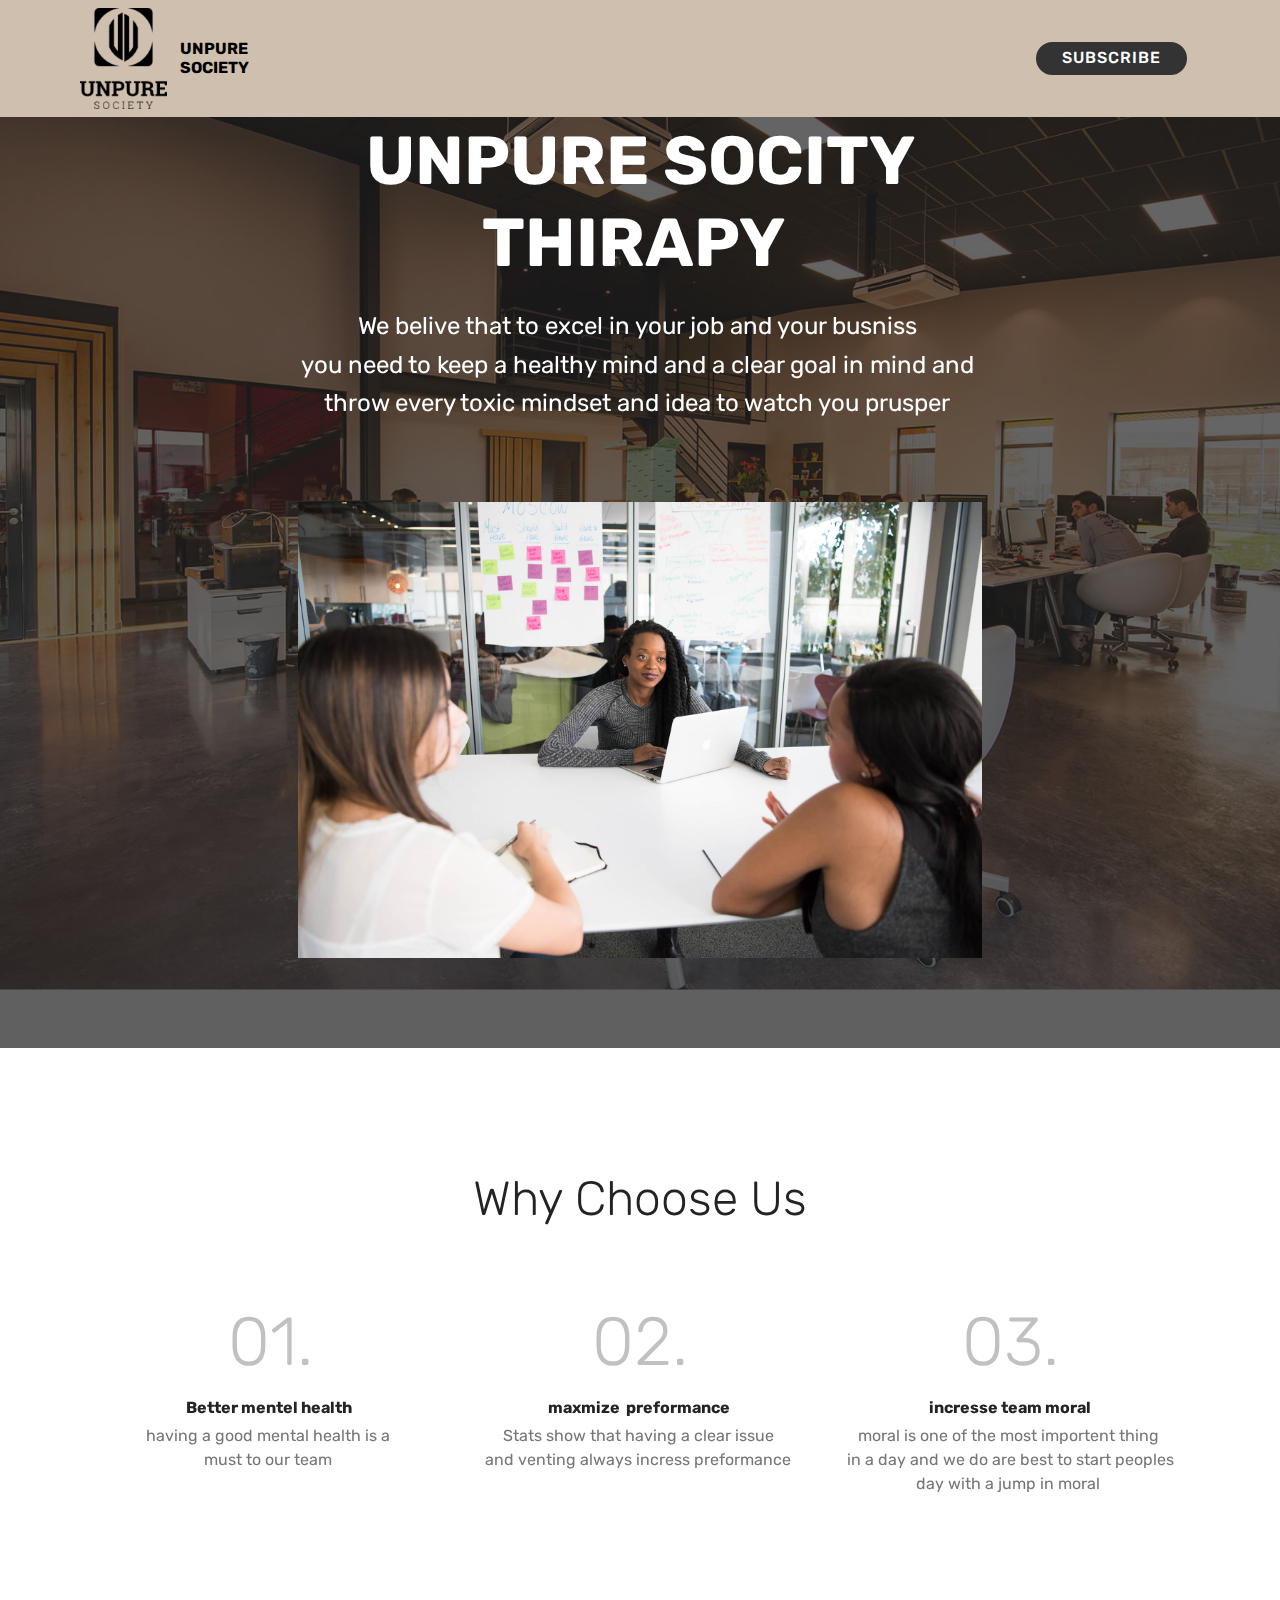
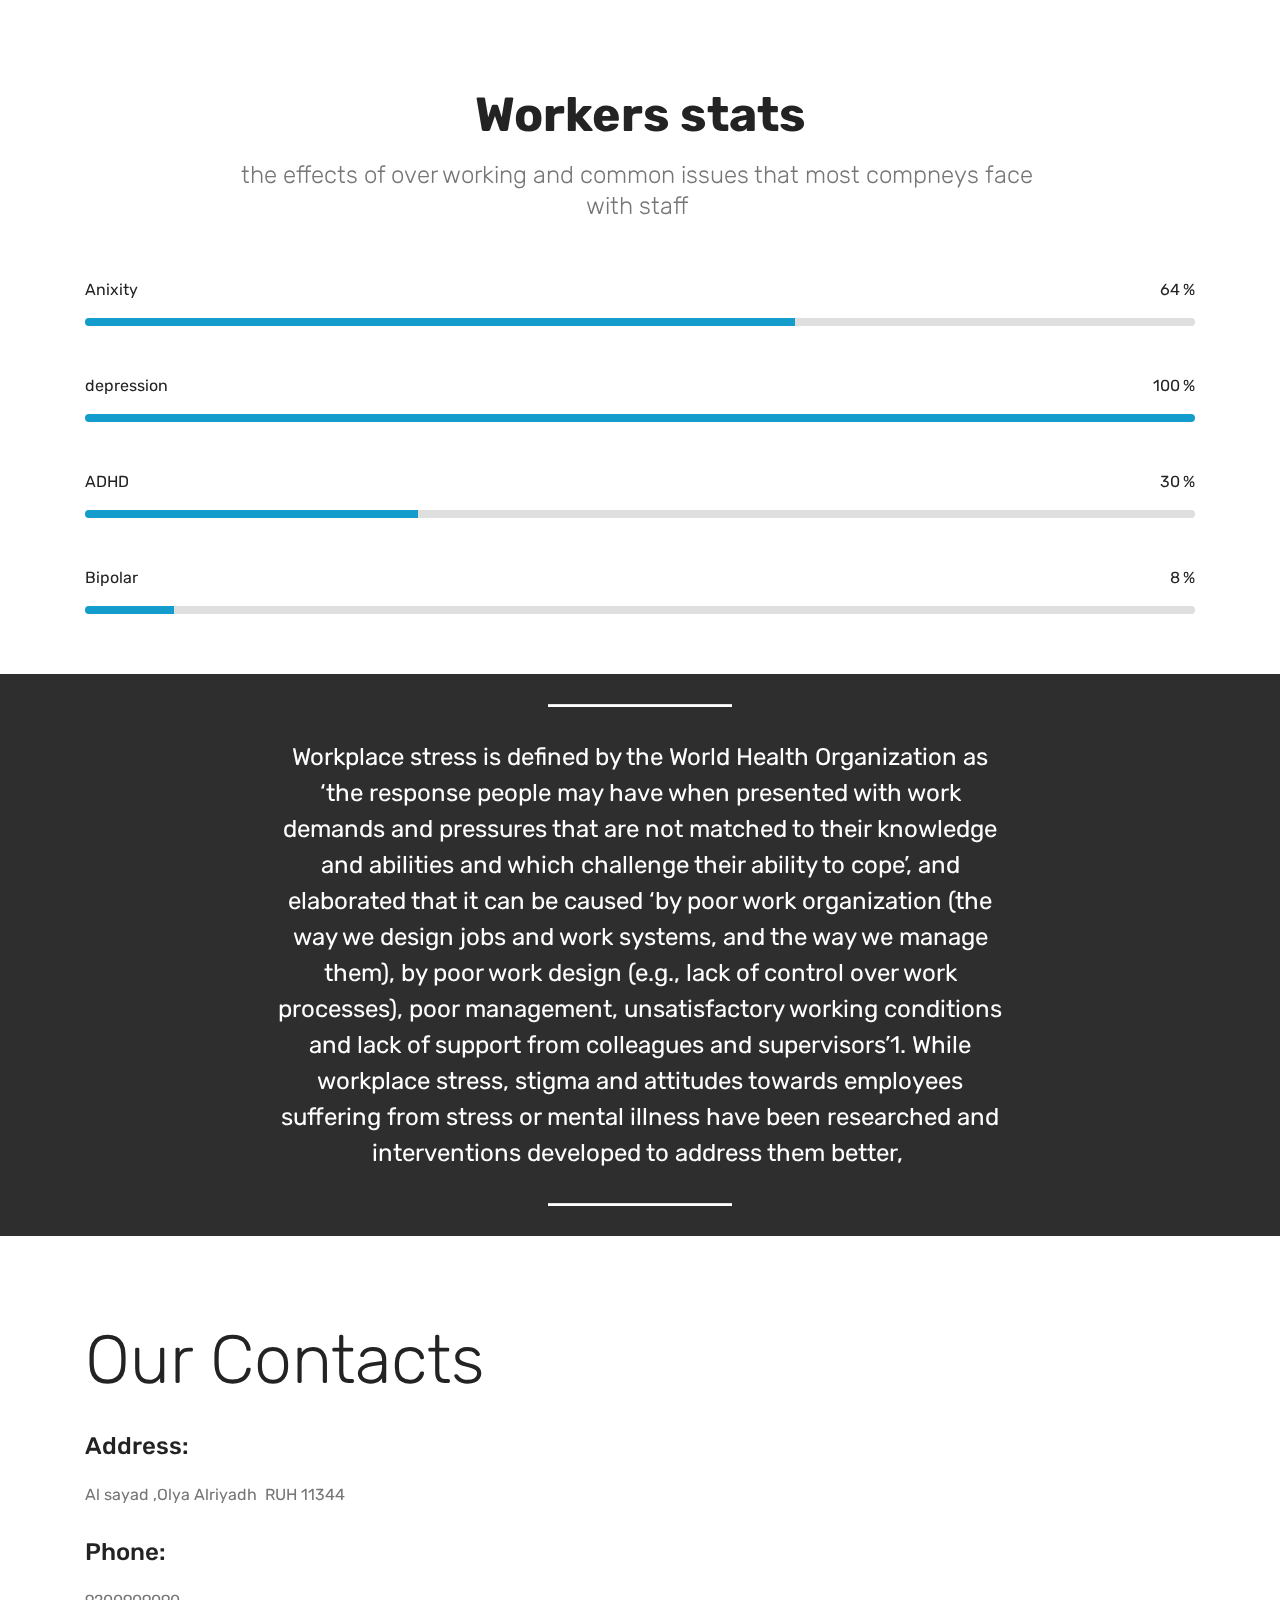
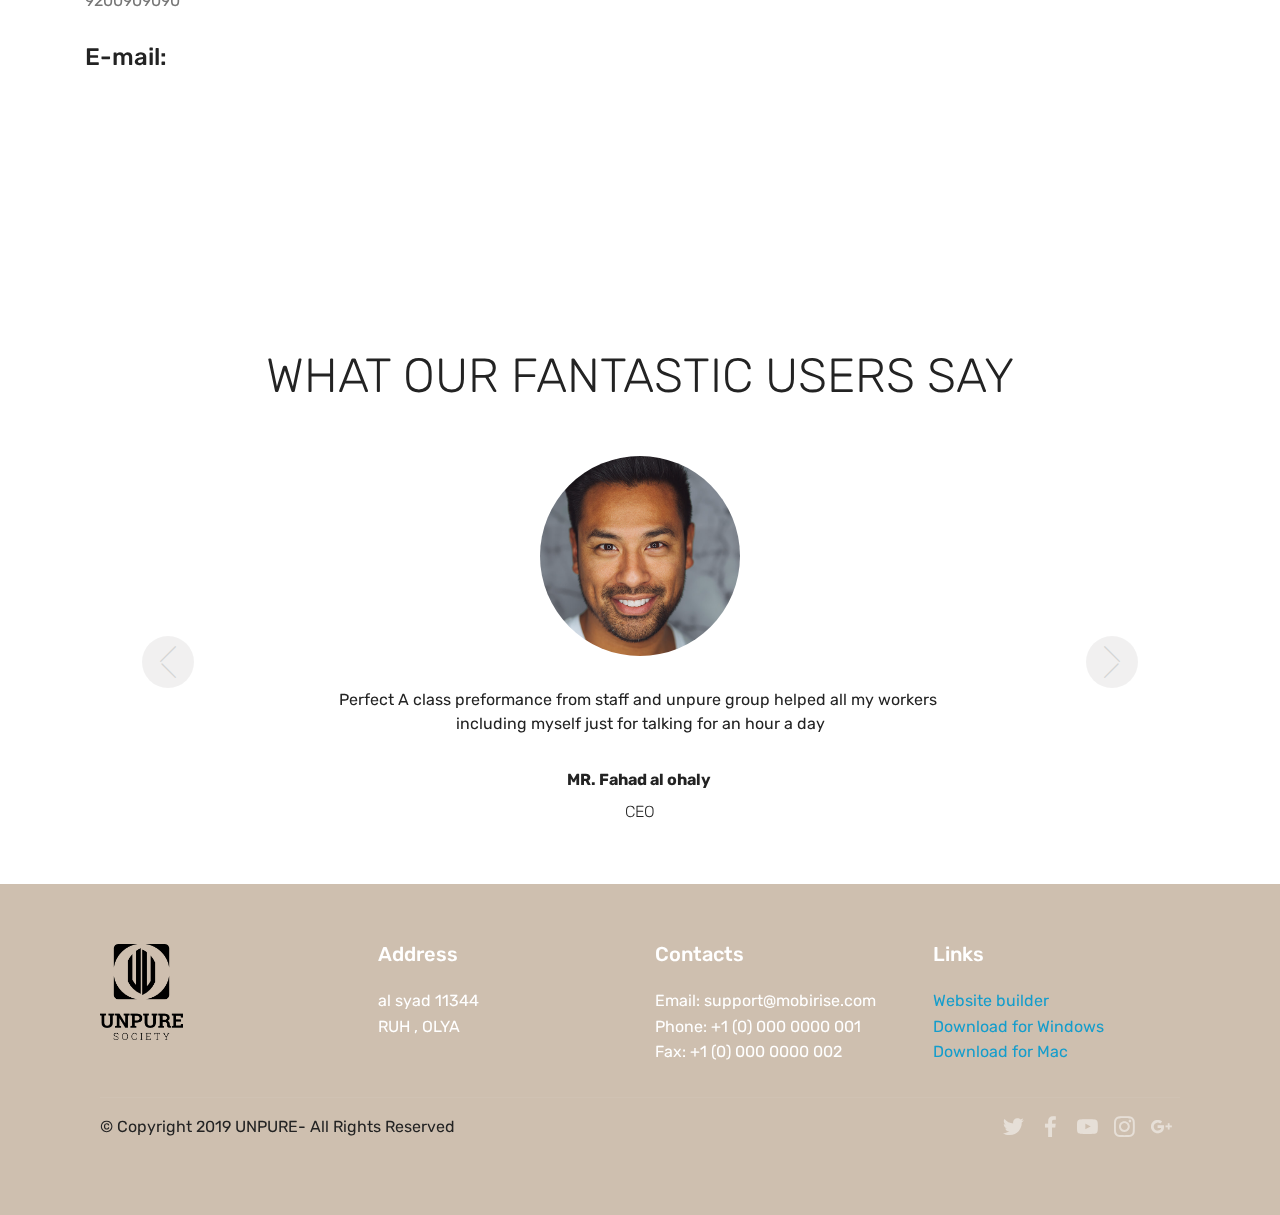
<file: index.html>
<!DOCTYPE html>
<html  >
<head>
  <!-- Site made with Mobirise Website Builder v4.9.7, https://mobirise.com -->
  <meta charset="UTF-8">
  <meta http-equiv="X-UA-Compatible" content="IE=edge">
  <meta name="generator" content="Mobirise v4.9.7, mobirise.com">
  <meta name="viewport" content="width=device-width, initial-scale=1, minimum-scale=1">
  <link rel="shortcut icon" href="assets/images/logo-small-122x141.png" type="image/x-icon">
  <meta name="description" content="">
  
  <title>Home</title>
  <link rel="stylesheet" href="assets/web/assets/mobirise-icons/mobirise-icons.css">
  <link rel="stylesheet" href="assets/tether/tether.min.css">
  <link rel="stylesheet" href="assets/bootstrap/css/bootstrap.min.css">
  <link rel="stylesheet" href="assets/bootstrap/css/bootstrap-grid.min.css">
  <link rel="stylesheet" href="assets/bootstrap/css/bootstrap-reboot.min.css">
  <link rel="stylesheet" href="assets/socicon/css/styles.css">
  <link rel="stylesheet" href="assets/dropdown/css/style.css">
  <link rel="stylesheet" href="assets/theme/css/style.css">
  <link rel="stylesheet" href="assets/mobirise/css/mbr-additional.css" type="text/css">
  
  
  
</head>
<body>
  <section class="menu cid-qTkzRZLJNu" once="menu" id="menu1-0">

    

    <nav class="navbar navbar-expand beta-menu navbar-dropdown align-items-center navbar-fixed-top navbar-toggleable-sm">
        <button class="navbar-toggler navbar-toggler-right" type="button" data-toggle="collapse" data-target="#navbarSupportedContent" aria-controls="navbarSupportedContent" aria-expanded="false" aria-label="Toggle navigation">
            <div class="hamburger">
                <span></span>
                <span></span>
                <span></span>
                <span></span>
            </div>
        </button>
        <div class="menu-logo">
            <div class="navbar-brand">
                <span class="navbar-logo">
                    <a href="https://mobirise.com">
                         <img src="assets/images/logo-small-122x141.png" alt="Mobirise" title="" style="height: 6.3rem;">
                    </a>
                </span>
                <span class="navbar-caption-wrap"><a class="navbar-caption text-black display-7" href="https://mobirise.com">UNPURE<br>SOCIETY</a></span>
            </div>
        </div>
        <div class="collapse navbar-collapse" id="navbarSupportedContent">
            
            <div class="navbar-buttons mbr-section-btn"><a class="btn btn-sm btn-black display-4" href="page1.html#form3-d">SUBSCRIBE</a></div>
        </div>
    </nav>
</section>

<section class="engine"><a href="https://mobirise.info/w">free html5 templates</a></section><section class="header4 cid-rp7KYLfnpC mbr-parallax-background" id="header4-a">

    

    <div class="mbr-overlay" style="opacity: 0.7; background-color: rgb(35, 35, 35);">
    </div>

    <div class="container">
        <div class="row justify-content-md-center">
            <div class="media-content col-md-10">
                <h1 class="mbr-section-title align-center mbr-white pb-3 mbr-bold mbr-fonts-style display-1">
                    UNPURE SOCITY<br>THIRAPY&nbsp;</h1>
                
                <div class="mbr-text align-center mbr-white pb-3">
                    <p class="mbr-text mbr-fonts-style display-5">We belive that to excel in your job and your busniss&nbsp;<br>you need to keep a healthy mind and a clear goal in mind and&nbsp;<br>throw every toxic mindset and idea to watch you prusper&nbsp;</p>
                </div>
                
            </div>
            <div class="mbr-figure pt-5">
                <img src="assets/images/background2.jpg" alt="Mobirise" style="width: 60%;">
            </div>
        </div>
    </div>
</section>

<section class="counters6 counters cid-rp7Kax9YZC" id="counters6-6">

    

    

    <div class="container pt-4 mt-2">
        <h2 class="mbr-section-title pb-3 align-center mbr-fonts-style display-2">Why Choose Us</h2>
        <h3 class="mbr-section-subtitle pb-5 align-center mbr-fonts-style display-5"></h3>
        <div>
                <div class="cards-container">
                    <div class="card col-12 col-md-6 col-lg-4 pb-md-4">
                        <div class="panel-item align-center">
                            <div class="card-img pb-3">
                                <h3 class="img-text mbr-fonts-style display-1">01.</h3>
                            </div>
                            <div class="card-text">
                                <h4 class="mbr-content-title mbr-bold mbr-fonts-style display-7">Better mentel health&nbsp;</h4>
                                <p class="mbr-content-text mbr-fonts-style display-7">having a good mental health is a&nbsp;<br>must to our team&nbsp;</p>
                            </div>
                        </div>
                    </div>
                    <div class="card col-12 col-md-6 col-lg-4 pb-md-4">
                        <div class="panel-item align-center">
                            <div class="card-img pb-3">
                                <h3 class="img-text mbr-fonts-style display-1">02.</h3>
                            </div>
                            <div class="card-text">
                                <h4 class="mbr-content-title mbr-bold mbr-fonts-style display-7">maxmize &nbsp;preformance&nbsp;</h4>
                                <p class="mbr-content-text mbr-fonts-style display-7">Stats show that having a clear issue&nbsp;<br>and venting always incress preformance&nbsp;</p>
                            </div>
                        </div>
                    </div>
                    <div class="card col-12 col-md-6 col-lg-4 last-child">
                        <div class="panel-item align-center">
                            <div class="card-img pb-3">
                                <h3 class="img-text mbr-fonts-style display-1">03.</h3>
                            </div>
                            <div class="card-text">
                                <h4 class="mbr-content-title mbr-bold mbr-fonts-style display-7">incresse team moral</h4>
                                <p class="mbr-content-text mbr-fonts-style display-7">moral is one of the most importent thing&nbsp;<br>in a day and we do are best to start peoples day with a jump in moral&nbsp;<br><br></p>
                            </div>
                        </div>
                    </div>
                    
                </div>
            </div>
    </div>
</section>

<section class="progress-bars1 cid-rp7KkzzfM1" id="progress-bars1-8">
    
    

    

    <div class="container">
        <h2 class="mbr-section-title pb-2 align-center mbr-fonts-style display-2"><strong>Workers stats</strong></h2>

        <h3 class="mbr-section-subtitle pb-5 mbr-fonts-style display-5">the effects of over working and common issues that most compneys face&nbsp;<br>with staff&nbsp;</h3>

        <div class="progress_elements">
            <div class="progress1 pb-5">
                <div class="title-wrap">
                    <div class="progressbar-title mbr-fonts-style display-7">
                        <p>
                            Anixity&nbsp;</p>
                    </div>
                    <div class="progress_value mbr-fonts-style display-7">
                        <div class="progressbar-number"></div>
                        <span>%</span>
                    </div>
                </div>
                <progress class="progress progress-primary" max="100" value="64">
                </progress>
            </div>
            
            <div class="progress2 pb-5">
                <div class="title-wrap">
                    <div class="progressbar-title mbr-fonts-style display-7">
                        <p>depression&nbsp;</p>
                    </div>
                <div class="progress_value mbr-fonts-style display-7">
                    <div class="progressbar-number"></div>
                    <span>%</span>
                </div>
                </div>
                <progress class="progress progress-primary" max="100" value="100">
                </progress>
            </div>
            
            <div class="progress3 pb-5">
                <div class="title-wrap">
                    <div class="progressbar-title mbr-fonts-style display-7">
                        <p>ADHD</p>
                    </div>
                    <div class="progress_value mbr-fonts-style display-7">
                        <div class="progressbar-number"></div>
                        <span>%</span>
                    </div>
                </div>
                <progress class="progress progress-primary" max="100" value="30">
                </progress>
            </div>
            
            <div class="progress4">
                <div class="title-wrap">
                    <div class="progressbar-title mbr-fonts-style display-7">
                        <p>Bipolar</p>
                    </div>
                <div class="progress_value mbr-fonts-style display-7">
                    <div class="progressbar-number"></div>
                    <span>%</span>
                </div>
                </div>
                <progress class="progress progress-primary" max="100" value="8">
                </progress>
            </div>
        </div>
    </div>
</section>

<section class="mbr-section article content10 cid-rp7KgCiq7h" id="content10-7">
    
     

    <div class="container">
        <div class="inner-container" style="width: 66%;">
            <hr class="line" style="width: 25%;">
            <div class="section-text align-center mbr-white mbr-fonts-style display-5">Workplace stress is defined by the World Health Organization as ‘the response people may have when presented with work demands and pressures that are not matched to their knowledge and abilities and which challenge their ability to cope’, and elaborated that it can be caused ‘by poor work organization (the way we design jobs and work systems, and the way we manage them), by poor work design (e.g., lack of control over work processes), poor management, unsatisfactory working conditions and lack of support from colleagues and supervisors’1. While workplace stress, stigma and attitudes towards employees suffering from stress or mental illness have been researched and interventions developed to address them better,&nbsp;</div>
            <hr class="line" style="width: 25%;">
        </div>
    </div>
</section>

<section class="mbr-section contacts1 cid-rp7QZ2wgn6" id="contacts1-c">
    <!---->
    
    <!---->
    <!--Overlay-->
    
    <!--Container-->
    <div class="container">
        <div class="row">
            <!--Titles-->
            <div class="title col-12">
                <h2 class="align-left mbr-fonts-style display-1">
                    Our Contacts
                </h2>
                
            </div>
            <!--Left-->
            <div class="col-12 col-md-6">
                <div class="left-block wrapper">
                    <div class="b b-adress">
                        <h5 class="align-left mbr-fonts-style m-0 display-5">
                            Address:
                        </h5>
                        <p class="mbr-text align-left mbr-fonts-style display-7">Al sayad ,Olya Alriyadh &nbsp;RUH 11344&nbsp;</p>
                    </div>
                    <div class="b b-phone">
                        <h5 class="align-left mbr-fonts-style m-0 display-5">
                            Phone:
                        </h5>
                        <p class="mbr-text align-left mbr-fonts-style display-7">
                            9200909090</p>
                    </div>
                    <div class="b b-mail">
                        <h5 class="align-left mbr-fonts-style m-0 display-5">
                            E-mail:
                        </h5>
                        <p class="mbr-text align-left mbr-fonts-style display-7"></p>
                    </div>
                </div>
            </div>
            <!--Right-->
            <div class="col-12 col-md-6">
                <div class="google-map"><iframe frameborder="0" style="border:0" src="https://www.google.com/maps/embed/v1/place?key=AIzaSyCy9r70T3NYf3PhvVflTo0_zdif2_IoIYs&amp;q=place_id:ChIJn6wOs6lZwokRLKy1iqRcoKw" allowfullscreen=""></iframe></div>
            </div>
        </div>
    </div>
</section>

<section class="carousel slide testimonials-slider cid-rp7KLsmODx" data-interval="false" id="testimonials-slider1-9">
    
    

    

    <div class="container text-center">
        <h2 class="pb-5 mbr-fonts-style display-2">
            WHAT OUR FANTASTIC USERS SAY
        </h2>

        <div class="carousel slide" role="listbox" data-pause="true" data-keyboard="false" data-ride="carousel" data-interval="5000">
            <div class="carousel-inner">
                
                
            <div class="carousel-item">
                    <div class="user col-md-8">
                        <div class="user_image">
                            <img src="assets/images/face3.jpg" alt="" title="">
                        </div>
                        <div class="user_text pb-3">
                            <p class="mbr-fonts-style display-7">Perfect A class preformance from staff and unpure group helped all my workers&nbsp;<br>including myself just for talking for an hour a day</p>
                        </div>
                        <div class="user_name mbr-bold pb-2 mbr-fonts-style display-7">MR. Fahad al ohaly&nbsp;</div>
                        <div class="user_desk mbr-light mbr-fonts-style display-7">CEO</div>
                    </div>
                </div><div class="carousel-item">
                    <div class="user col-md-8">
                        <div class="user_image">
                            <img src="assets/images/face2.jpg">
                        </div>
                        <div class="user_text pb-3">
                            <p class="mbr-fonts-style display-7">
                                Lorem ipsum dolor sit amet, consectetur adipisicing elit. Vitae nostrum, quos voluptas fugiat blanditiis, temporibus expedita cumque doloribus ea, officiis consequuntur repellat minus ad veritatis? Facere similique accusamus, accusantium sunt!
                            </p>
                        </div>
                        <div class="user_name mbr-bold pb-2 mbr-fonts-style display-7">
                            Linda
                        </div>
                        <div class="user_desk mbr-light mbr-fonts-style display-7">
                            DEVELOPER
                        </div>
                    </div>
                </div></div>

            <div class="carousel-controls">
                <a class="carousel-control-prev" role="button" data-slide="prev">
                  <span aria-hidden="true" class="mbri-arrow-prev mbr-iconfont"></span>
                  <span class="sr-only">Previous</span>
                </a>
                
                <a class="carousel-control-next" role="button" data-slide="next">
                  <span aria-hidden="true" class="mbri-arrow-next mbr-iconfont"></span>
                  <span class="sr-only">Next</span>
                </a>
            </div>
        </div>
    </div>
</section>

<section class="cid-qTkAaeaxX5" id="footer1-2">

    

    

    <div class="container">
        <div class="media-container-row content text-white">
            <div class="col-12 col-md-3">
                <div class="media-wrap">
                    <a href="https://mobirise.com/">
                        <img src="assets/images/logo-small-159x184.png" alt="Mobirise" title="">
                    </a>
                </div>
            </div>
            <div class="col-12 col-md-3 mbr-fonts-style display-7">
                <h5 class="pb-3">
                    Address
                </h5>
                <p class="mbr-text">al syad 11344&nbsp;<br>RUH , OLYA&nbsp;<br></p>
            </div>
            <div class="col-12 col-md-3 mbr-fonts-style display-7">
                <h5 class="pb-3">
                    Contacts
                </h5>
                <p class="mbr-text">
                    Email: support@mobirise.com
                    <br>Phone: +1 (0) 000 0000 001
                    <br>Fax: +1 (0) 000 0000 002
                </p>
            </div>
            <div class="col-12 col-md-3 mbr-fonts-style display-7">
                <h5 class="pb-3">
                    Links
                </h5>
                <p class="mbr-text">
                    <a class="text-primary" href="https://mobirise.com/">Website builder</a>
                    <br><a class="text-primary" href="https://mobirise.com/mobirise-free-win.zip">Download for Windows</a>
                    <br><a class="text-primary" href="https://mobirise.com/mobirise-free-mac.zip">Download for Mac</a>
                </p>
            </div>
        </div>
        <div class="footer-lower">
            <div class="media-container-row">
                <div class="col-sm-12">
                    <hr>
                </div>
            </div>
            <div class="media-container-row mbr-white">
                <div class="col-sm-6 copyright">
                    <p class="mbr-text mbr-fonts-style display-7">
                        © Copyright 2019 UNPURE- All Rights Reserved
                    </p>
                </div>
                <div class="col-md-6">
                    <div class="social-list align-right">
                        <div class="soc-item">
                            <a href="https://twitter.com/mobirise" target="_blank">
                                <span class="socicon-twitter socicon mbr-iconfont mbr-iconfont-social"></span>
                            </a>
                        </div>
                        <div class="soc-item">
                            <a href="https://www.facebook.com/pages/Mobirise/1616226671953247" target="_blank">
                                <span class="socicon-facebook socicon mbr-iconfont mbr-iconfont-social"></span>
                            </a>
                        </div>
                        <div class="soc-item">
                            <a href="https://www.youtube.com/c/mobirise" target="_blank">
                                <span class="socicon-youtube socicon mbr-iconfont mbr-iconfont-social"></span>
                            </a>
                        </div>
                        <div class="soc-item">
                            <a href="https://instagram.com/mobirise" target="_blank">
                                <span class="socicon-instagram socicon mbr-iconfont mbr-iconfont-social"></span>
                            </a>
                        </div>
                        <div class="soc-item">
                            <a href="https://plus.google.com/u/0/+Mobirise" target="_blank">
                                <span class="socicon-googleplus socicon mbr-iconfont mbr-iconfont-social"></span>
                            </a>
                        </div>
                        
                    </div>
                </div>
            </div>
        </div>
    </div>
</section>


  <script src="assets/web/assets/jquery/jquery.min.js"></script>
  <script src="assets/popper/popper.min.js"></script>
  <script src="assets/tether/tether.min.js"></script>
  <script src="assets/bootstrap/js/bootstrap.min.js"></script>
  <script src="assets/smoothscroll/smooth-scroll.js"></script>
  <script src="assets/parallax/jarallax.min.js"></script>
  <script src="assets/dropdown/js/script.min.js"></script>
  <script src="assets/touchswipe/jquery.touch-swipe.min.js"></script>
  <script src="assets/bootstrapcarouselswipe/bootstrap-carousel-swipe.js"></script>
  <script src="assets/mbr-testimonials-slider/mbr-testimonials-slider.js"></script>
  <script src="assets/viewportchecker/jquery.viewportchecker.js"></script>
  <script src="assets/theme/js/script.js"></script>
  
  
</body>
</html>
</file>
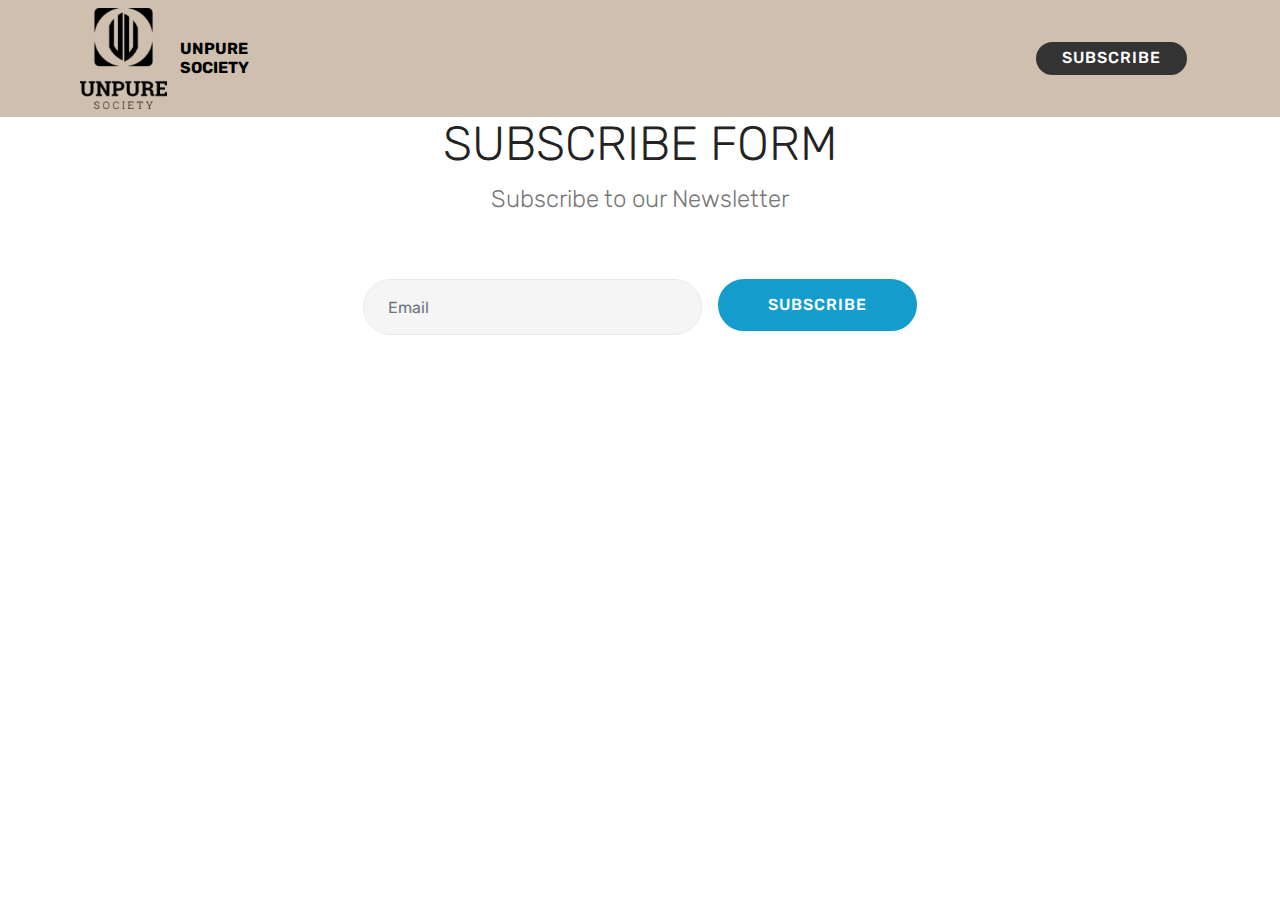
<file: page1.html>
<!DOCTYPE html>
<html  >
<head>
  <!-- Site made with Mobirise Website Builder v4.9.7, https://mobirise.com -->
  <meta charset="UTF-8">
  <meta http-equiv="X-UA-Compatible" content="IE=edge">
  <meta name="generator" content="Mobirise v4.9.7, mobirise.com">
  <meta name="viewport" content="width=device-width, initial-scale=1, minimum-scale=1">
  <link rel="shortcut icon" href="assets/images/logo-small-122x141.png" type="image/x-icon">
  <meta name="description" content="Website Builder Description">
  
  <title>services&nbsp;</title>
  <link rel="stylesheet" href="assets/web/assets/mobirise-icons/mobirise-icons.css">
  <link rel="stylesheet" href="assets/tether/tether.min.css">
  <link rel="stylesheet" href="assets/bootstrap/css/bootstrap.min.css">
  <link rel="stylesheet" href="assets/bootstrap/css/bootstrap-grid.min.css">
  <link rel="stylesheet" href="assets/bootstrap/css/bootstrap-reboot.min.css">
  <link rel="stylesheet" href="assets/dropdown/css/style.css">
  <link rel="stylesheet" href="assets/theme/css/style.css">
  <link rel="stylesheet" href="assets/mobirise/css/mbr-additional.css" type="text/css">
  
  
  
</head>
<body>
  <section class="menu cid-qTkzRZLJNu" once="menu" id="menu1-b">

    

    <nav class="navbar navbar-expand beta-menu navbar-dropdown align-items-center navbar-fixed-top navbar-toggleable-sm">
        <button class="navbar-toggler navbar-toggler-right" type="button" data-toggle="collapse" data-target="#navbarSupportedContent" aria-controls="navbarSupportedContent" aria-expanded="false" aria-label="Toggle navigation">
            <div class="hamburger">
                <span></span>
                <span></span>
                <span></span>
                <span></span>
            </div>
        </button>
        <div class="menu-logo">
            <div class="navbar-brand">
                <span class="navbar-logo">
                    <a href="https://mobirise.com">
                         <img src="assets/images/logo-small-122x141.png" alt="Mobirise" title="" style="height: 6.3rem;">
                    </a>
                </span>
                <span class="navbar-caption-wrap"><a class="navbar-caption text-black display-7" href="https://mobirise.com">UNPURE<br>SOCIETY</a></span>
            </div>
        </div>
        <div class="collapse navbar-collapse" id="navbarSupportedContent">
            
            <div class="navbar-buttons mbr-section-btn"><a class="btn btn-sm btn-black display-4" href="page1.html#form3-d">SUBSCRIBE</a></div>
        </div>
    </nav>
</section>

<section class="engine"><a href="https://mobirise.info/j">website templates</a></section><section class="mbr-section form3 cid-rp7VbS2WQB" id="form3-d">

    

    

    <div class="container">
        <div class="row justify-content-center">
            <div class="title col-12 col-lg-8">
                <h2 class="align-center pb-2 mbr-fonts-style display-2">
                    SUBSCRIBE FORM
                </h2>
                <h3 class="mbr-section-subtitle align-center pb-5 mbr-light mbr-fonts-style display-5">
                    Subscribe to our Newsletter
                </h3>
            </div>
        </div>

        <div class="row py-2 justify-content-center">
            <div class="col-12 col-lg-6  col-md-8 " data-form-type="formoid">
                <!---Formbuilder Form--->
                <form action="https://mobirise.com/" method="POST" class="mbr-form form-with-styler" data-form-title="Mobirise Form"><input type="hidden" name="email" data-form-email="true" value="Vb363Ne+rfYfURg9Z70gudz+IsSsoeP/fKwBcbbqj6AdQYyPVcs3gKdwLPeEFV8KfqUNuTgTRM1amXNfxI5OMw16+Cy53CwPW3MYd9s/pkYoV2nCMRRZftcVuDLjblqC">
                    <div class="row">
                        <div hidden="hidden" data-form-alert="" class="alert alert-success col-12">Thanks for filling out the form!</div>
                        <div hidden="hidden" data-form-alert-danger="" class="alert alert-danger col-12">
                        </div>
                    </div>
                    <div class="dragArea row">
                        <div class="form-group col" data-for="email">
                            <input type="email" name="email" placeholder="Email" data-form-field="Email" required="required" class="form-control display-7" id="email-form3-d">
                        </div>
                        <div class="col-auto input-group-btn">
                            <button type="submit" class="btn btn-primary  display-4">SUBSCRIBE</button>
                        </div>
                    </div>
                </form><!---Formbuilder Form--->
            </div>
        </div>
    </div>
</section>


  <script src="assets/web/assets/jquery/jquery.min.js"></script>
  <script src="assets/popper/popper.min.js"></script>
  <script src="assets/tether/tether.min.js"></script>
  <script src="assets/bootstrap/js/bootstrap.min.js"></script>
  <script src="assets/smoothscroll/smooth-scroll.js"></script>
  <script src="assets/dropdown/js/script.min.js"></script>
  <script src="assets/touchswipe/jquery.touch-swipe.min.js"></script>
  <script src="assets/theme/js/script.js"></script>
  <script src="assets/formoid/formoid.min.js"></script>
  
  
</body>
</html>
</file>
<file: assets/web/assets/mobirise-icons/mobirise-icons.css>
@font-face {
  font-family: 'MobiriseIcons';
  src:  url('mobirise-icons.eot?spat4u');
  src:  url('mobirise-icons.eot?spat4u#iefix') format('embedded-opentype'),
    url('mobirise-icons.ttf?spat4u') format('truetype'),
    url('mobirise-icons.woff?spat4u') format('woff'),
    url('mobirise-icons.svg?spat4u#MobiriseIcons') format('svg');
  font-weight: normal;
  font-style: normal;
}

[class^="mbri-"], [class*=" mbri-"] {
  /* use !important to prevent issues with browser extensions that change fonts */
  font-family: MobiriseIcons !important;
  speak: none;
  font-style: normal;
  font-weight: normal;
  font-variant: normal;
  text-transform: none;
  line-height: 1;

  /* Better Font Rendering =========== */
  -webkit-font-smoothing: antialiased;
  -moz-osx-font-smoothing: grayscale;
}

.mbri-add-submenu:before {
  content: "\e900";
}
.mbri-alert:before {
  content: "\e901";
}
.mbri-align-center:before {
  content: "\e902";
}
.mbri-align-justify:before {
  content: "\e903";
}
.mbri-align-left:before {
  content: "\e904";
}
.mbri-align-right:before {
  content: "\e905";
}
.mbri-android:before {
  content: "\e906";
}
.mbri-apple:before {
  content: "\e907";
}
.mbri-arrow-down:before {
  content: "\e908";
}
.mbri-arrow-next:before {
  content: "\e909";
}
.mbri-arrow-prev:before {
  content: "\e90a";
}
.mbri-arrow-up:before {
  content: "\e90b";
}
.mbri-bold:before {
  content: "\e90c";
}
.mbri-bookmark:before {
  content: "\e90d";
}
.mbri-bootstrap:before {
  content: "\e90e";
}
.mbri-briefcase:before {
  content: "\e90f";
}
.mbri-browse:before {
  content: "\e910";
}
.mbri-bulleted-list:before {
  content: "\e911";
}
.mbri-calendar:before {
  content: "\e912";
}
.mbri-camera:before {
  content: "\e913";
}
.mbri-cart-add:before {
  content: "\e914";
}
.mbri-cart-full:before {
  content: "\e915";
}
.mbri-cash:before {
  content: "\e916";
}
.mbri-change-style:before {
  content: "\e917";
}
.mbri-chat:before {
  content: "\e918";
}
.mbri-clock:before {
  content: "\e919";
}
.mbri-close:before {
  content: "\e91a";
}
.mbri-cloud:before {
  content: "\e91b";
}
.mbri-code:before {
  content: "\e91c";
}
.mbri-contact-form:before {
  content: "\e91d";
}
.mbri-credit-card:before {
  content: "\e91e";
}
.mbri-cursor-click:before {
  content: "\e91f";
}
.mbri-cust-feedback:before {
  content: "\e920";
}
.mbri-database:before {
  content: "\e921";
}
.mbri-delivery:before {
  content: "\e922";
}
.mbri-desktop:before {
  content: "\e923";
}
.mbri-devices:before {
  content: "\e924";
}
.mbri-down:before {
  content: "\e925";
}
.mbri-download:before {
  content: "\e989";
}
.mbri-drag-n-drop:before {
  content: "\e927";
}
.mbri-drag-n-drop2:before {
  content: "\e928";
}
.mbri-edit:before {
  content: "\e929";
}
.mbri-edit2:before {
  content: "\e92a";
}
.mbri-error:before {
  content: "\e92b";
}
.mbri-extension:before {
  content: "\e92c";
}
.mbri-features:before {
  content: "\e92d";
}
.mbri-file:before {
  content: "\e92e";
}
.mbri-flag:before {
  content: "\e92f";
}
.mbri-folder:before {
  content: "\e930";
}
.mbri-gift:before {
  content: "\e931";
}
.mbri-github:before {
  content: "\e932";
}
.mbri-globe:before {
  content: "\e933";
}
.mbri-globe-2:before {
  content: "\e934";
}
.mbri-growing-chart:before {
  content: "\e935";
}
.mbri-hearth:before {
  content: "\e936";
}
.mbri-help:before {
  content: "\e937";
}
.mbri-home:before {
  content: "\e938";
}
.mbri-hot-cup:before {
  content: "\e939";
}
.mbri-idea:before {
  content: "\e93a";
}
.mbri-image-gallery:before {
  content: "\e93b";
}
.mbri-image-slider:before {
  content: "\e93c";
}
.mbri-info:before {
  content: "\e93d";
}
.mbri-italic:before {
  content: "\e93e";
}
.mbri-key:before {
  content: "\e93f";
}
.mbri-laptop:before {
  content: "\e940";
}
.mbri-layers:before {
  content: "\e941";
}
.mbri-left-right:before {
  content: "\e942";
}
.mbri-left:before {
  content: "\e943";
}
.mbri-letter:before {
  content: "\e944";
}
.mbri-like:before {
  content: "\e945";
}
.mbri-link:before {
  content: "\e946";
}
.mbri-lock:before {
  content: "\e947";
}
.mbri-login:before {
  content: "\e948";
}
.mbri-logout:before {
  content: "\e949";
}
.mbri-magic-stick:before {
  content: "\e94a";
}
.mbri-map-pin:before {
  content: "\e94b";
}
.mbri-menu:before {
  content: "\e94c";
}
.mbri-mobile:before {
  content: "\e94d";
}
.mbri-mobile2:before {
  content: "\e94e";
}
.mbri-mobirise:before {
  content: "\e94f";
}
.mbri-more-horizontal:before {
  content: "\e950";
}
.mbri-more-vertical:before {
  content: "\e951";
}
.mbri-music:before {
  content: "\e952";
}
.mbri-new-file:before {
  content: "\e953";
}
.mbri-numbered-list:before {
  content: "\e954";
}
.mbri-opened-folder:before {
  content: "\e955";
}
.mbri-pages:before {
  content: "\e956";
}
.mbri-paper-plane:before {
  content: "\e957";
}
.mbri-paperclip:before {
  content: "\e958";
}
.mbri-photo:before {
  content: "\e959";
}
.mbri-photos:before {
  content: "\e95a";
}
.mbri-pin:before {
  content: "\e95b";
}
.mbri-play:before {
  content: "\e95c";
}
.mbri-plus:before {
  content: "\e95d";
}
.mbri-preview:before {
  content: "\e95e";
}
.mbri-print:before {
  content: "\e95f";
}
.mbri-protect:before {
  content: "\e960";
}
.mbri-question:before {
  content: "\e961";
}
.mbri-quote-left:before {
  content: "\e962";
}
.mbri-quote-right:before {
  content: "\e963";
}
.mbri-refresh:before {
  content: "\e964";
}
.mbri-responsive:before {
  content: "\e965";
}
.mbri-right:before {
  content: "\e966";
}
.mbri-rocket:before {
  content: "\e967";
}
.mbri-sad-face:before {
  content: "\e968";
}
.mbri-sale:before {
  content: "\e969";
}
.mbri-save:before {
  content: "\e96a";
}
.mbri-search:before {
  content: "\e96b";
}
.mbri-setting:before {
  content: "\e96c";
}
.mbri-setting2:before {
  content: "\e96d";
}
.mbri-setting3:before {
  content: "\e96e";
}
.mbri-share:before {
  content: "\e96f";
}
.mbri-shopping-bag:before {
  content: "\e970";
}
.mbri-shopping-basket:before {
  content: "\e971";
}
.mbri-shopping-cart:before {
  content: "\e972";
}
.mbri-sites:before {
  content: "\e973";
}
.mbri-smile-face:before {
  content: "\e974";
}
.mbri-speed:before {
  content: "\e975";
}
.mbri-star:before {
  content: "\e976";
}
.mbri-success:before {
  content: "\e977";
}
.mbri-sun:before {
  content: "\e978";
}
.mbri-sun2:before {
  content: "\e979";
}
.mbri-tablet:before {
  content: "\e97a";
}
.mbri-tablet-vertical:before {
  content: "\e97b";
}
.mbri-target:before {
  content: "\e97c";
}
.mbri-timer:before {
  content: "\e97d";
}
.mbri-to-ftp:before {
  content: "\e97e";
}
.mbri-to-local-drive:before {
  content: "\e97f";
}
.mbri-touch-swipe:before {
  content: "\e980";
}
.mbri-touch:before {
  content: "\e981";
}
.mbri-trash:before {
  content: "\e982";
}
.mbri-underline:before {
  content: "\e983";
}
.mbri-unlink:before {
  content: "\e984";
}
.mbri-unlock:before {
  content: "\e985";
}
.mbri-up-down:before {
  content: "\e986";
}
.mbri-up:before {
  content: "\e987";
}
.mbri-update:before {
  content: "\e988";
}
.mbri-upload:before {
 content: "\e926"; 
}
.mbri-user:before {
  content: "\e98a";
}
.mbri-user2:before {
  content: "\e98b";
}
.mbri-users:before {
  content: "\e98c";
}
.mbri-video:before {
  content: "\e98d";
}
.mbri-video-play:before {
  content: "\e98e";
}
.mbri-watch:before {
  content: "\e98f";
}
.mbri-website-theme:before {
  content: "\e990";
}
.mbri-wifi:before {
  content: "\e991";
}
.mbri-windows:before {
  content: "\e992";
}
.mbri-zoom-out:before {
  content: "\e993";
}
.mbri-redo:before {
  content: "\e994";
}
.mbri-undo:before {
  content: "\e995";
}
</file>
<file: assets/socicon/css/styles.css>
@charset "UTF-8";

@font-face {
  font-family: "socicon";
  src:url("../fonts/socicon.eot");
  src:url("../fonts/socicon.eot?#iefix") format("embedded-opentype"),
    url("../fonts/socicon.woff") format("woff"),
    url("../fonts/socicon.ttf") format("truetype"),
    url("../fonts/socicon.svg#socicon") format("svg");
  font-weight: normal;
  font-style: normal;

}

[data-icon]:before {
  font-family: "socicon" !important;
  content: attr(data-icon);
  font-style: normal !important;
  font-weight: normal !important;
  font-variant: normal !important;
  text-transform: none !important;
  speak: none;
  line-height: 1;
  -webkit-font-smoothing: antialiased;
  -moz-osx-font-smoothing: grayscale;
}

[class^="socicon-"]:before,
[class*=" socicon-"]:before {
  font-family: "socicon" !important;
  font-style: normal !important;
  font-weight: normal !important;
  font-variant: normal !important;
  text-transform: none !important;
  speak: none;
  line-height: 1;
  -webkit-font-smoothing: antialiased;
  -moz-osx-font-smoothing: grayscale;
}

.socicon-modelmayhem:before {
  content: "\e000";
}
.socicon-mixcloud:before {
  content: "\e001";
}
.socicon-drupal:before {
  content: "\e002";
}
.socicon-swarm:before {
  content: "\e003";
}
.socicon-istock:before {
  content: "\e004";
}
.socicon-yammer:before {
  content: "\e005";
}
.socicon-ello:before {
  content: "\e006";
}
.socicon-stackoverflow:before {
  content: "\e007";
}
.socicon-persona:before {
  content: "\e008";
}
.socicon-triplej:before {
  content: "\e009";
}
.socicon-houzz:before {
  content: "\e00a";
}
.socicon-rss:before {
  content: "\e00b";
}
.socicon-paypal:before {
  content: "\e00c";
}
.socicon-odnoklassniki:before {
  content: "\e00d";
}
.socicon-airbnb:before {
  content: "\e00e";
}
.socicon-periscope:before {
  content: "\e00f";
}
.socicon-outlook:before {
  content: "\e010";
}
.socicon-coderwall:before {
  content: "\e011";
}
.socicon-tripadvisor:before {
  content: "\e012";
}
.socicon-appnet:before {
  content: "\e013";
}
.socicon-goodreads:before {
  content: "\e014";
}
.socicon-tripit:before {
  content: "\e015";
}
.socicon-lanyrd:before {
  content: "\e016";
}
.socicon-slideshare:before {
  content: "\e017";
}
.socicon-buffer:before {
  content: "\e018";
}
.socicon-disqus:before {
  content: "\e019";
}
.socicon-vkontakte:before {
  content: "\e01a";
}
.socicon-whatsapp:before {
  content: "\e01b";
}
.socicon-patreon:before {
  content: "\e01c";
}
.socicon-storehouse:before {
  content: "\e01d";
}
.socicon-pocket:before {
  content: "\e01e";
}
.socicon-mail:before {
  content: "\e01f";
}
.socicon-blogger:before {
  content: "\e020";
}
.socicon-technorati:before {
  content: "\e021";
}
.socicon-reddit:before {
  content: "\e022";
}
.socicon-dribbble:before {
  content: "\e023";
}
.socicon-stumbleupon:before {
  content: "\e024";
}
.socicon-digg:before {
  content: "\e025";
}
.socicon-envato:before {
  content: "\e026";
}
.socicon-behance:before {
  content: "\e027";
}
.socicon-delicious:before {
  content: "\e028";
}
.socicon-deviantart:before {
  content: "\e029";
}
.socicon-forrst:before {
  content: "\e02a";
}
.socicon-play:before {
  content: "\e02b";
}
.socicon-zerply:before {
  content: "\e02c";
}
.socicon-wikipedia:before {
  content: "\e02d";
}
.socicon-apple:before {
  content: "\e02e";
}
.socicon-flattr:before {
  content: "\e02f";
}
.socicon-github:before {
  content: "\e030";
}
.socicon-renren:before {
  content: "\e031";
}
.socicon-friendfeed:before {
  content: "\e032";
}
.socicon-newsvine:before {
  content: "\e033";
}
.socicon-identica:before {
  content: "\e034";
}
.socicon-bebo:before {
  content: "\e035";
}
.socicon-zynga:before {
  content: "\e036";
}
.socicon-steam:before {
  content: "\e037";
}
.socicon-xbox:before {
  content: "\e038";
}
.socicon-windows:before {
  content: "\e039";
}
.socicon-qq:before {
  content: "\e03a";
}
.socicon-douban:before {
  content: "\e03b";
}
.socicon-meetup:before {
  content: "\e03c";
}
.socicon-playstation:before {
  content: "\e03d";
}
.socicon-android:before {
  content: "\e03e";
}
.socicon-snapchat:before {
  content: "\e03f";
}
.socicon-twitter:before {
  content: "\e040";
}
.socicon-facebook:before {
  content: "\e041";
}
.socicon-googleplus:before {
  content: "\e042";
}
.socicon-pinterest:before {
  content: "\e043";
}
.socicon-foursquare:before {
  content: "\e044";
}
.socicon-yahoo:before {
  content: "\e045";
}
.socicon-skype:before {
  content: "\e046";
}
.socicon-yelp:before {
  content: "\e047";
}
.socicon-feedburner:before {
  content: "\e048";
}
.socicon-linkedin:before {
  content: "\e049";
}
.socicon-viadeo:before {
  content: "\e04a";
}
.socicon-xing:before {
  content: "\e04b";
}
.socicon-myspace:before {
  content: "\e04c";
}
.socicon-soundcloud:before {
  content: "\e04d";
}
.socicon-spotify:before {
  content: "\e04e";
}
.socicon-grooveshark:before {
  content: "\e04f";
}
.socicon-lastfm:before {
  content: "\e050";
}
.socicon-youtube:before {
  content: "\e051";
}
.socicon-vimeo:before {
  content: "\e052";
}
.socicon-dailymotion:before {
  content: "\e053";
}
.socicon-vine:before {
  content: "\e054";
}
.socicon-flickr:before {
  content: "\e055";
}
.socicon-500px:before {
  content: "\e056";
}
.socicon-wordpress:before {
  content: "\e058";
}
.socicon-tumblr:before {
  content: "\e059";
}
.socicon-twitch:before {
  content: "\e05a";
}
.socicon-8tracks:before {
  content: "\e05b";
}
.socicon-amazon:before {
  content: "\e05c";
}
.socicon-icq:before {
  content: "\e05d";
}
.socicon-smugmug:before {
  content: "\e05e";
}
.socicon-ravelry:before {
  content: "\e05f";
}
.socicon-weibo:before {
  content: "\e060";
}
.socicon-baidu:before {
  content: "\e061";
}
.socicon-angellist:before {
  content: "\e062";
}
.socicon-ebay:before {
  content: "\e063";
}
.socicon-imdb:before {
  content: "\e064";
}
.socicon-stayfriends:before {
  content: "\e065";
}
.socicon-residentadvisor:before {
  content: "\e066";
}
.socicon-google:before {
  content: "\e067";
}
.socicon-yandex:before {
  content: "\e068";
}
.socicon-sharethis:before {
  content: "\e069";
}
.socicon-bandcamp:before {
  content: "\e06a";
}
.socicon-itunes:before {
  content: "\e06b";
}
.socicon-deezer:before {
  content: "\e06c";
}
.socicon-telegram:before {
  content: "\e06e";
}
.socicon-openid:before {
  content: "\e06f";
}
.socicon-amplement:before {
  content: "\e070";
}
.socicon-viber:before {
  content: "\e071";
}
.socicon-zomato:before {
  content: "\e072";
}
.socicon-draugiem:before {
  content: "\e074";
}
.socicon-endomodo:before {
  content: "\e075";
}
.socicon-filmweb:before {
  content: "\e076";
}
.socicon-stackexchange:before {
  content: "\e077";
}
.socicon-wykop:before {
  content: "\e078";
}
.socicon-teamspeak:before {
  content: "\e079";
}
.socicon-teamviewer:before {
  content: "\e07a";
}
.socicon-ventrilo:before {
  content: "\e07b";
}
.socicon-younow:before {
  content: "\e07c";
}
.socicon-raidcall:before {
  content: "\e07d";
}
.socicon-mumble:before {
  content: "\e07e";
}
.socicon-medium:before {
  content: "\e06d";
}
.socicon-bebee:before {
  content: "\e07f";
}
.socicon-hitbox:before {
  content: "\e080";
}
.socicon-reverbnation:before {
  content: "\e081";
}
.socicon-formulr:before {
  content: "\e082";
}
.socicon-instagram:before {
  content: "\e057";
}
.socicon-battlenet:before {
  content: "\e083";
}
.socicon-chrome:before {
  content: "\e084";
}
.socicon-discord:before {
  content: "\e086";
}
.socicon-issuu:before {
  content: "\e087";
}
.socicon-macos:before {
  content: "\e088";
}
.socicon-firefox:before {
  content: "\e089";
}
.socicon-opera:before {
  content: "\e08d";
}
.socicon-keybase:before {
  content: "\e090";
}
.socicon-alliance:before {
  content: "\e091";
}
.socicon-livejournal:before {
  content: "\e092";
}
.socicon-googlephotos:before {
  content: "\e093";
}
.socicon-horde:before {
  content: "\e094";
}
.socicon-etsy:before {
  content: "\e095";
}
.socicon-zapier:before {
  content: "\e096";
}
.socicon-google-scholar:before {
  content: "\e097";
}
.socicon-researchgate:before {
  content: "\e098";
}
.socicon-wechat:before {
  content: "\e099";
}
.socicon-strava:before {
  content: "\e09a";
}
.socicon-line:before {
  content: "\e09b";
}
.socicon-lyft:before {
  content: "\e09c";
}
.socicon-uber:before {
  content: "\e09d";
}
.socicon-songkick:before {
  content: "\e09e";
}
.socicon-viewbug:before {
  content: "\e09f";
}
.socicon-googlegroups:before {
  content: "\e0a0";
}
.socicon-quora:before {
  content: "\e073";
}
.socicon-diablo:before {
  content: "\e085";
}
.socicon-blizzard:before {
  content: "\e0a1";
}
.socicon-hearthstone:before {
  content: "\e08b";
}
.socicon-heroes:before {
  content: "\e08a";
}
.socicon-overwatch:before {
  content: "\e08c";
}
.socicon-warcraft:before {
  content: "\e08e";
}
.socicon-starcraft:before {
  content: "\e08f";
}
.socicon-beam:before {
  content: "\e0a2";
}
.socicon-curse:before {
  content: "\e0a3";
}
.socicon-player:before {
  content: "\e0a4";
}
.socicon-streamjar:before {
  content: "\e0a5";
}
.socicon-nintendo:before {
  content: "\e0a6";
}
.socicon-hellocoton:before {
  content: "\e0a7";
}
</file>
<file: assets/dropdown/css/style.css>
.navbar-dropdown {
  left: 0;
  padding: 0;
  position: absolute;
  right: 0;
  top: 0;
  transition: all 0.45s ease;
  z-index: 1030;
  background: #282828; }
  .navbar-dropdown .navbar-logo {
    margin-right: 0.8rem;
    transition: margin 0.3s ease-in-out;
    vertical-align: middle; }
    .navbar-dropdown .navbar-logo img {
      height: 3.125rem;
      transition: all 0.3s ease-in-out; }
    .navbar-dropdown .navbar-logo.mbr-iconfont {
      font-size: 3.125rem;
      line-height: 3.125rem; }
  .navbar-dropdown .navbar-caption {
    font-weight: 700;
    white-space: normal;
    vertical-align: -4px;
    line-height: 3.125rem !important; }
    .navbar-dropdown .navbar-caption, .navbar-dropdown .navbar-caption:hover {
      color: inherit;
      text-decoration: none; }
  .navbar-dropdown .mbr-iconfont + .navbar-caption {
    vertical-align: -1px; }
  .navbar-dropdown.navbar-fixed-top {
    position: fixed; }
  .navbar-dropdown .navbar-brand span {
    vertical-align: -4px; }
  .navbar-dropdown.bg-color.transparent {
    background: none; }
  .navbar-dropdown.navbar-short .navbar-brand {
    padding: 0.625rem 0; }
    .navbar-dropdown.navbar-short .navbar-brand span {
      vertical-align: -1px; }
  .navbar-dropdown.navbar-short .navbar-caption {
    line-height: 2.375rem !important;
    vertical-align: -2px; }
  .navbar-dropdown.navbar-short .navbar-logo {
    margin-right: 0.5rem; }
    .navbar-dropdown.navbar-short .navbar-logo img {
      height: 2.375rem; }
    .navbar-dropdown.navbar-short .navbar-logo.mbr-iconfont {
      font-size: 2.375rem;
      line-height: 2.375rem; }
  .navbar-dropdown.navbar-short .mbr-table-cell {
    height: 3.625rem; }
  .navbar-dropdown .navbar-close {
    left: 0.6875rem;
    position: fixed;
    top: 0.75rem;
    z-index: 1000; }
  .navbar-dropdown .hamburger-icon {
    content: "";
    display: inline-block;
    vertical-align: middle;
    width: 16px;
    -webkit-box-shadow: 0 -6px 0 1px #282828,0 0 0 1px #282828,0 6px 0 1px #282828;
    -moz-box-shadow: 0 -6px 0 1px #282828,0 0 0 1px #282828,0 6px 0 1px #282828;
    box-shadow: 0 -6px 0 1px #282828,0 0 0 1px #282828,0 6px 0 1px #282828; }

.dropdown-menu .dropdown-toggle[data-toggle="dropdown-submenu"]::after {
  border-bottom: 0.35em solid transparent;
  border-left: 0.35em solid;
  border-right: 0;
  border-top: 0.35em solid transparent;
  margin-left: 0.3rem; }

.dropdown-menu .dropdown-item:focus {
  outline: 0; }

.nav-dropdown {
  font-size: 0.75rem;
  font-weight: 500;
  height: auto !important; }
  .nav-dropdown .nav-btn {
    padding-left: 1rem; }
  .nav-dropdown .link {
    margin: .667em 1.667em;
    font-weight: 500;
    padding: 0;
    transition: color .2s ease-in-out; }
    .nav-dropdown .link.dropdown-toggle {
      margin-right: 2.583em; }
      .nav-dropdown .link.dropdown-toggle::after {
        margin-left: .25rem;
        border-top: 0.35em solid;
        border-right: 0.35em solid transparent;
        border-left: 0.35em solid transparent;
        border-bottom: 0; }
      .nav-dropdown .link.dropdown-toggle[aria-expanded="true"] {
        margin: 0;
        padding: 0.667em 3.263em  0.667em 1.667em; }
  .nav-dropdown .link::after,
  .nav-dropdown .dropdown-item::after {
    color: inherit; }
  .nav-dropdown .btn {
    font-size: 0.75rem;
    font-weight: 700;
    letter-spacing: 0;
    margin-bottom: 0;
    padding-left: 1.25rem;
    padding-right: 1.25rem; }
  .nav-dropdown .dropdown-menu {
    border-radius: 0;
    border: 0;
    left: 0;
    margin: 0;
    padding-bottom: 1.25rem;
    padding-top: 1.25rem;
    position: relative; }
  .nav-dropdown .dropdown-submenu {
    margin-left: 0.125rem;
    top: 0; }
  .nav-dropdown .dropdown-item {
    font-weight: 500;
    line-height: 2;
    padding: 0.3846em 4.615em 0.3846em 1.5385em;
    position: relative;
    transition: color .2s ease-in-out, background-color .2s ease-in-out; }
    .nav-dropdown .dropdown-item::after {
      margin-top: -0.3077em;
      position: absolute;
      right: 1.1538em;
      top: 50%; }
    .nav-dropdown .dropdown-item:focus, .nav-dropdown .dropdown-item:hover {
      background: none; }

@media (max-width: 767px) {
  .nav-dropdown.navbar-toggleable-sm {
    bottom: 0;
    display: none;
    left: 0;
    overflow-x: hidden;
    position: fixed;
    top: 0;
    transform: translateX(-100%);
    -ms-transform: translateX(-100%);
    -webkit-transform: translateX(-100%);
    width: 18.75rem;
    z-index: 999; } }
.nav-dropdown.navbar-toggleable-xl {
  bottom: 0;
  display: none;
  left: 0;
  overflow-x: hidden;
  position: fixed;
  top: 0;
  transform: translateX(-100%);
  -ms-transform: translateX(-100%);
  -webkit-transform: translateX(-100%);
  width: 18.75rem;
  z-index: 999; }

.nav-dropdown-sm {
  display: block !important;
  overflow-x: hidden;
  overflow: auto;
  padding-top: 3.875rem; }
  .nav-dropdown-sm::after {
    content: "";
    display: block;
    height: 3rem;
    width: 100%; }
  .nav-dropdown-sm.collapse.in ~ .navbar-close {
    display: block !important; }
  .nav-dropdown-sm.collapsing, .nav-dropdown-sm.collapse.in {
    transform: translateX(0);
    -ms-transform: translateX(0);
    -webkit-transform: translateX(0);
    transition: all 0.25s ease-out;
    -webkit-transition: all 0.25s ease-out;
    background: #282828; }
  .nav-dropdown-sm.collapsing[aria-expanded="false"] {
    transform: translateX(-100%);
    -ms-transform: translateX(-100%);
    -webkit-transform: translateX(-100%); }
  .nav-dropdown-sm .nav-item {
    display: block;
    margin-left: 0 !important;
    padding-left: 0; }
  .nav-dropdown-sm .link,
  .nav-dropdown-sm .dropdown-item {
    border-top: 1px dotted rgba(255, 255, 255, 0.1);
    font-size: 0.8125rem;
    line-height: 1.6;
    margin: 0 !important;
    padding: 0.875rem 2.4rem 0.875rem 1.5625rem !important;
    position: relative;
    white-space: normal; }
    .nav-dropdown-sm .link:focus, .nav-dropdown-sm .link:hover,
    .nav-dropdown-sm .dropdown-item:focus,
    .nav-dropdown-sm .dropdown-item:hover {
      background: rgba(0, 0, 0, 0.2) !important;
      color: #c0a375; }
  .nav-dropdown-sm .nav-btn {
    position: relative;
    padding: 1.5625rem 1.5625rem 0 1.5625rem; }
    .nav-dropdown-sm .nav-btn::before {
      border-top: 1px dotted rgba(255, 255, 255, 0.1);
      content: "";
      left: 0;
      position: absolute;
      top: 0;
      width: 100%; }
    .nav-dropdown-sm .nav-btn + .nav-btn {
      padding-top: 0.625rem; }
      .nav-dropdown-sm .nav-btn + .nav-btn::before {
        display: none; }
  .nav-dropdown-sm .btn {
    padding: 0.625rem 0; }
  .nav-dropdown-sm .dropdown-toggle[data-toggle="dropdown-submenu"]::after {
    margin-left: .25rem;
    border-top: 0.35em solid;
    border-right: 0.35em solid transparent;
    border-left: 0.35em solid transparent;
    border-bottom: 0; }
  .nav-dropdown-sm .dropdown-toggle[data-toggle="dropdown-submenu"][aria-expanded="true"]::after {
    border-top: 0;
    border-right: 0.35em solid transparent;
    border-left: 0.35em solid transparent;
    border-bottom: 0.35em solid; }
  .nav-dropdown-sm .dropdown-menu {
    margin: 0;
    padding: 0;
    position: relative;
    top: 0;
    left: 0;
    width: 100%;
    border: 0;
    float: none;
    border-radius: 0;
    background: none; }
  .nav-dropdown-sm .dropdown-submenu {
    left: 100%;
    margin-left: 0.125rem;
    margin-top: -1.25rem;
    top: 0; }

.navbar-toggleable-sm .nav-dropdown .dropdown-menu {
  position: absolute; }

.navbar-toggleable-sm .nav-dropdown .dropdown-submenu {
  left: 100%;
  margin-left: 0.125rem;
  margin-top: -1.25rem;
  top: 0; }

.navbar-toggleable-sm.opened .nav-dropdown .dropdown-menu {
  position: relative; }

.navbar-toggleable-sm.opened .nav-dropdown .dropdown-submenu {
  left: 0;
  margin-left: 00rem;
  margin-top: 0rem;
  top: 0; }

.is-builder .nav-dropdown.collapsing {
  transition: none !important; }

/*# sourceMappingURL=style.css.map */
</file>
<file: assets/theme/css/style.css>
/*!
 * Mobirise v4 theme (https://mobirise.com/)
 * Copyright 2017 Mobirise
 */
section {
  background-color: #eeeeee; }

section,
.container,
.container-fluid {
  position: relative;
  word-wrap: break-word; }

a.mbr-iconfont:hover {
  text-decoration: none; }

.article .lead p, .article .lead ul, .article .lead ol, .article .lead pre, .article .lead blockquote {
  margin-bottom: 0; }

a {
  font-style: normal;
  font-weight: 400;
  cursor: pointer; }
  a, a:hover {
    text-decoration: none; }

figure {
  margin-bottom: 0; }

body {
  color: #232323; }

h1, h2, h3, h4, h5, h6,
.h1, .h2, .h3, .h4, .h5, .h6,
.display-1, .display-2, .display-3, .display-4 {
  line-height: 1;
  word-break: break-word;
  word-wrap: break-word; }

b, strong {
  font-weight: bold; }

blockquote {
  padding: 10px 0 10px 20px;
  position: relative;
  border-left: 2px solid;
  border-color: #ff3366; }

input:-webkit-autofill, input:-webkit-autofill:hover, input:-webkit-autofill:focus, input:-webkit-autofill:active {
  transition-delay: 9999s;
  transition-property: background-color, color; }

textarea[type="hidden"] {
  display: none; }

body {
  position: relative; }

section {
  background-position: 50% 50%;
  background-repeat: no-repeat;
  background-size: cover; }
  section .mbr-background-video,
  section .mbr-background-video-preview {
    position: absolute;
    bottom: 0;
    left: 0;
    right: 0;
    top: 0; }

.hidden {
  visibility: hidden; }

.mbr-z-index20 {
  z-index: 20; }

/*! Base colors */
.mbr-white {
  color: #ffffff; }

.mbr-black {
  color: #000000; }

.mbr-bg-white {
  background-color: #ffffff; }

.mbr-bg-black {
  background-color: #000000; }

/*! Text-aligns */
.align-left {
  text-align: left; }

.align-center {
  text-align: center; }

.align-right {
  text-align: right; }

@media (max-width: 767px) {
  .align-left, .align-center, .align-right, .mbr-section-btn, .mbr-section-title {
    text-align: center; } }
/*! Font-weight  */
.mbr-light {
  font-weight: 300; }

.mbr-regular {
  font-weight: 400; }

.mbr-semibold {
  font-weight: 500; }

.mbr-bold {
  font-weight: 700; }

/*! Media  */
.media-size-item {
  -webkit-flex: 1 1 auto;
  -moz-flex: 1 1 auto;
  -ms-flex: 1 1 auto;
  -o-flex: 1 1 auto;
  flex: 1 1 auto; }

.media-content {
  -webkit-flex-basis: 100%;
  flex-basis: 100%; }

.media-container-row {
  display: -ms-flexbox;
  display: -webkit-flex;
  display: flex;
  -webkit-flex-direction: row;
  -ms-flex-direction: row;
  flex-direction: row;
  -webkit-flex-wrap: wrap;
  -ms-flex-wrap: wrap;
  flex-wrap: wrap;
  -webkit-justify-content: center;
  -ms-flex-pack: center;
  justify-content: center;
  -webkit-align-content: center;
  -ms-flex-line-pack: center;
  align-content: center;
  -webkit-align-items: start;
  -ms-flex-align: start;
  align-items: start; }
  .media-container-row .media-size-item {
    width: 400px; }

.media-container-column {
  display: -ms-flexbox;
  display: -webkit-flex;
  display: flex;
  -webkit-flex-direction: column;
  -ms-flex-direction: column;
  flex-direction: column;
  -webkit-flex-wrap: wrap;
  -ms-flex-wrap: wrap;
  flex-wrap: wrap;
  -webkit-justify-content: center;
  -ms-flex-pack: center;
  justify-content: center;
  -webkit-align-content: center;
  -ms-flex-line-pack: center;
  align-content: center;
  -webkit-align-items: stretch;
  -ms-flex-align: stretch;
  align-items: stretch; }
  .media-container-column > * {
    width: 100%; }

@media (min-width: 992px) {
  .media-container-row {
    -webkit-flex-wrap: nowrap;
    -ms-flex-wrap: nowrap;
    flex-wrap: nowrap; } }
figure {
  overflow: hidden; }

figure[mbr-media-size] {
  transition: width 0.1s; }

.mbr-figure img, .mbr-figure iframe {
  display: block;
  width: 100%; }

.card {
  background-color: transparent;
  border: none; }

.card-img {
  text-align: center;
  flex-shrink: 0;
  -webkit-flex-shrink: 0; }

.media {
  max-width: 100%;
  margin: 0 auto; }

.mbr-figure {
  -ms-flex-item-align: center;
  -ms-grid-row-align: center;
  -webkit-align-self: center;
  align-self: center; }

.media-container > div {
  max-width: 100%; }

.mbr-figure img, .card-img img {
  width: 100%; }

@media (max-width: 991px) {
  .media-size-item {
    width: auto !important; }

  .media {
    width: auto; }

  .mbr-figure {
    width: 100% !important; } }
/*! Buttons */
.mbr-section-btn {
  margin-left: -.25rem;
  margin-right: -.25rem;
  font-size: 0; }

nav .mbr-section-btn {
  margin-left: 0rem;
  margin-right: 0rem; }

/*! Btn icon margin */
.btn .mbr-iconfont, .btn.btn-sm .mbr-iconfont {
  cursor: pointer;
  margin-right: 0.5rem; }

.btn.btn-md .mbr-iconfont, .btn.btn-md .mbr-iconfont {
  margin-right: 0.8rem; }

.mbr-regular {
  font-weight: 400; }

.mbr-semibold {
  font-weight: 500; }

.mbr-bold {
  font-weight: 700; }

[type="submit"] {
  -webkit-appearance: none; }

/*! Full-screen */
.mbr-fullscreen .mbr-overlay {
  min-height: 100vh; }

.mbr-fullscreen {
  display: flex;
  display: -webkit-flex;
  display: -moz-flex;
  display: -ms-flex;
  display: -o-flex;
  align-items: center;
  -webkit-align-items: center;
  min-height: 100vh;
  padding-top: 3rem;
  padding-bottom: 3rem; }

/*! Map */
.map {
  height: 25rem;
  position: relative; }
  .map iframe {
    width: 100%;
    height: 100%; }

/* Form */
.form-asterisk {
  font-family: initial;
  position: absolute;
  top: -2px;
  font-weight: normal; }

/*! Scroll to top arrow */
.mbr-arrow-up {
  bottom: 25px;
  right: 90px;
  position: fixed;
  text-align: right;
  z-index: 5000;
  color: #ffffff;
  font-size: 32px;
  transform: rotate(180deg);
  -webkit-transform: rotate(180deg); }

.mbr-arrow-up a {
  background: rgba(0, 0, 0, 0.2);
  border-radius: 3px;
  color: #fff;
  display: inline-block;
  height: 60px;
  width: 60px;
  outline-style: none !important;
  position: relative;
  text-decoration: none;
  transition: all .3s ease-in-out;
  cursor: pointer;
  text-align: center; }
  .mbr-arrow-up a:hover {
    background-color: rgba(0, 0, 0, 0.4); }
  .mbr-arrow-up a i {
    line-height: 60px; }

.mbr-arrow-up-icon {
  display: block;
  color: #fff; }

.mbr-arrow-up-icon::before {
  content: "\203a";
  display: inline-block;
  font-family: serif;
  font-size: 32px;
  line-height: 1;
  font-style: normal;
  position: relative;
  top: 6px;
  left: -4px;
  -webkit-transform: rotate(-90deg);
  transform: rotate(-90deg); }

/*! Arrow Down */
.mbr-arrow {
  position: absolute;
  bottom: 45px;
  left: 50%;
  width: 60px;
  height: 60px;
  cursor: pointer;
  background-color: rgba(80, 80, 80, 0.5);
  border-radius: 50%;
  -webkit-transform: translateX(-50%);
  transform: translateX(-50%); }
  .mbr-arrow > a {
    display: inline-block;
    text-decoration: none;
    outline-style: none;
    -webkit-animation: arrowdown 1.7s ease-in-out infinite;
    animation: arrowdown 1.7s ease-in-out infinite; }
    .mbr-arrow > a > i {
      position: absolute;
      top: -2px;
      left: 15px;
      font-size: 2rem; }

@keyframes arrowdown {
  0% {
    transform: translateY(0px);
    -webkit-transform: translateY(0px); }
  50% {
    transform: translateY(-5px);
    -webkit-transform: translateY(-5px); }
  100% {
    transform: translateY(0px);
    -webkit-transform: translateY(0px); } }
@-webkit-keyframes arrowdown {
  0% {
    transform: translateY(0px);
    -webkit-transform: translateY(0px); }
  50% {
    transform: translateY(-5px);
    -webkit-transform: translateY(-5px); }
  100% {
    transform: translateY(0px);
    -webkit-transform: translateY(0px); } }
@media (max-width: 500px) {
  .mbr-arrow-up {
    left: 50%;
    right: auto;
    transform: translateX(-50%) rotate(180deg);
    -webkit-transform: translateX(-50%) rotate(180deg); } }
/*Gradients animation*/
@keyframes gradient-animation {
  from {
    background-position: 0% 100%;
    animation-timing-function: ease-in-out; }
  to {
    background-position: 100% 0%;
    animation-timing-function: ease-in-out; } }
@-webkit-keyframes gradient-animation {
  from {
    background-position: 0% 100%;
    animation-timing-function: ease-in-out; }
  to {
    background-position: 100% 0%;
    animation-timing-function: ease-in-out; } }
.bg-gradient {
  background-size: 200% 200%;
  animation: gradient-animation 5s infinite alternate;
  -webkit-animation: gradient-animation 5s infinite alternate; }

.menu .navbar-brand {
  display: -webkit-flex; }
  .menu .navbar-brand span {
    display: flex;
    display: -webkit-flex; }
  .menu .navbar-brand .navbar-caption-wrap {
    display: -webkit-flex; }
  .menu .navbar-brand .navbar-logo img {
    display: -webkit-flex; }
@media (min-width: 768px) and (max-width: 991px) {
  .menu .navbar-toggleable-sm .navbar-nav {
    display: -webkit-box;
    display: -webkit-flex;
    display: -ms-flexbox; } }
@media (min-width: 992px) {
  .menu .navbar-nav.nav-dropdown {
    display: -webkit-flex; }
  .menu .navbar-toggleable-sm .navbar-collapse {
    display: -webkit-flex !important; } }
@media (max-width: 767px) {
  .menu .navbar-collapse {
    max-height: 80vh; }
  .menu .dropdown-menu {
    max-height: 60vh; } }

.navbar {
  display: -webkit-flex;
  -webkit-flex-wrap: wrap;
  -webkit-align-items: center;
  -webkit-justify-content: space-between; }

.navbar-collapse {
  -webkit-flex-basis: 100%;
  -webkit-flex-grow: 1;
  -webkit-align-items: center;
  max-height: 93.5vh; }
  .navbar-collapse.show {
    overflow: auto; }

.nav-dropdown .link {
  padding: .667em 1.667em !important;
  margin: 0 !important; }

.nav {
  display: -webkit-flex;
  -webkit-flex-wrap: wrap; }

.row {
  display: -webkit-flex;
  -webkit-flex-wrap: wrap; }

.justify-content-center {
  -webkit-justify-content: center; }

.form-inline {
  display: -webkit-flex;
  -webkit-flex-flow: row wrap;
  -webkit-align-items: center; }

.card-wrapper {
  -webkit-flex: 1; }

.carousel-control {
  z-index: 10;
  display: -webkit-flex;
  -webkit-align-items: center;
  -webkit-justify-content: center; }

.carousel-controls {
  display: -webkit-flex; }

.media {
  display: -webkit-flex; }

.jq-selectbox__select {
  padding: 1.07em .5em;
  position: absolute;
  top: 0;
  left: 0;
  width: 100%; }

.jq-selectbox__dropdown {
  position: absolute;
  top: 100% !important;
  left: 0 !important;
  width: 100% !important; }

.jq-selectbox__trigger-arrow {
  transform: translateY(-50%); }

.jq-selectbox li {
  padding: 1.07em .5em; }

/*# sourceMappingURL=style.css.map */
.engine {
	position: absolute;
	text-indent: -2400px;
	text-align: center;
	padding: 0;
	top: 0;
	left: -2400px;
}
</file>
<file: assets/mobirise/css/mbr-additional.css>
@import url(https://fonts.googleapis.com/css?family=Rubik:300,300i,400,400i,500,500i,700,700i,900,900i);





body {
  font-style: normal;
  line-height: 1.5;
}
.mbr-section-title {
  font-style: normal;
  line-height: 1.2;
}
.mbr-section-subtitle {
  line-height: 1.3;
}
.mbr-text {
  font-style: normal;
  line-height: 1.6;
}
.display-1 {
  font-family: 'Rubik', sans-serif;
  font-size: 4.25rem;
}
.display-1 > .mbr-iconfont {
  font-size: 6.8rem;
}
.display-2 {
  font-family: 'Rubik', sans-serif;
  font-size: 3rem;
}
.display-2 > .mbr-iconfont {
  font-size: 4.8rem;
}
.display-4 {
  font-family: 'Rubik', sans-serif;
  font-size: 1rem;
}
.display-4 > .mbr-iconfont {
  font-size: 1.6rem;
}
.display-5 {
  font-family: 'Rubik', sans-serif;
  font-size: 1.5rem;
}
.display-5 > .mbr-iconfont {
  font-size: 2.4rem;
}
.display-7 {
  font-family: 'Rubik', sans-serif;
  font-size: 1rem;
}
.display-7 > .mbr-iconfont {
  font-size: 1.6rem;
}
/* ---- Fluid typography for mobile devices ---- */
/* 1.4 - font scale ratio ( bootstrap == 1.42857 ) */
/* 100vw - current viewport width */
/* (48 - 20)  48 == 48rem == 768px, 20 == 20rem == 320px(minimal supported viewport) */
/* 0.65 - min scale variable, may vary */
@media (max-width: 768px) {
  .display-1 {
    font-size: 3.4rem;
    font-size: calc( 2.1374999999999997rem + (4.25 - 2.1374999999999997) * ((100vw - 20rem) / (48 - 20)));
    line-height: calc( 1.4 * (2.1374999999999997rem + (4.25 - 2.1374999999999997) * ((100vw - 20rem) / (48 - 20))));
  }
  .display-2 {
    font-size: 2.4rem;
    font-size: calc( 1.7rem + (3 - 1.7) * ((100vw - 20rem) / (48 - 20)));
    line-height: calc( 1.4 * (1.7rem + (3 - 1.7) * ((100vw - 20rem) / (48 - 20))));
  }
  .display-4 {
    font-size: 0.8rem;
    font-size: calc( 1rem + (1 - 1) * ((100vw - 20rem) / (48 - 20)));
    line-height: calc( 1.4 * (1rem + (1 - 1) * ((100vw - 20rem) / (48 - 20))));
  }
  .display-5 {
    font-size: 1.2rem;
    font-size: calc( 1.175rem + (1.5 - 1.175) * ((100vw - 20rem) / (48 - 20)));
    line-height: calc( 1.4 * (1.175rem + (1.5 - 1.175) * ((100vw - 20rem) / (48 - 20))));
  }
}
/* Buttons */
.btn {
  font-weight: 500;
  border-width: 2px;
  font-style: normal;
  letter-spacing: 1px;
  margin: .4rem .8rem;
  white-space: normal;
  -webkit-transition: all 0.3s ease-in-out;
  -moz-transition: all 0.3s ease-in-out;
  transition: all 0.3s ease-in-out;
  display: inline-flex;
  align-items: center;
  justify-content: center;
  word-break: break-word;
  -webkit-align-items: center;
  -webkit-justify-content: center;
  display: -webkit-inline-flex;
  padding: 1rem 3rem;
  border-radius: 3px;
}
.btn-sm {
  font-weight: 500;
  letter-spacing: 1px;
  -webkit-transition: all 0.3s ease-in-out;
  -moz-transition: all 0.3s ease-in-out;
  transition: all 0.3s ease-in-out;
  padding: 0.6rem 1.5rem;
  border-radius: 3px;
}
.btn-md {
  font-weight: 500;
  letter-spacing: 1px;
  margin: .4rem .8rem !important;
  -webkit-transition: all 0.3s ease-in-out;
  -moz-transition: all 0.3s ease-in-out;
  transition: all 0.3s ease-in-out;
  padding: 1rem 3rem;
  border-radius: 3px;
}
.btn-lg {
  font-weight: 500;
  letter-spacing: 1px;
  margin: .4rem .8rem !important;
  -webkit-transition: all 0.3s ease-in-out;
  -moz-transition: all 0.3s ease-in-out;
  transition: all 0.3s ease-in-out;
  padding: 1.2rem 3.2rem;
  border-radius: 3px;
}
.bg-primary {
  background-color: #149dcc !important;
}
.bg-success {
  background-color: #f7ed4a !important;
}
.bg-info {
  background-color: #82786e !important;
}
.bg-warning {
  background-color: #879a9f !important;
}
.bg-danger {
  background-color: #b1a374 !important;
}
.btn-primary,
.btn-primary:active {
  background-color: #149dcc !important;
  border-color: #149dcc !important;
  color: #ffffff !important;
}
.btn-primary:hover,
.btn-primary:focus,
.btn-primary.focus,
.btn-primary.active {
  color: #ffffff !important;
  background-color: #0d6786 !important;
  border-color: #0d6786 !important;
}
.btn-primary.disabled,
.btn-primary:disabled {
  color: #ffffff !important;
  background-color: #0d6786 !important;
  border-color: #0d6786 !important;
}
.btn-secondary,
.btn-secondary:active {
  background-color: #ff3366 !important;
  border-color: #ff3366 !important;
  color: #ffffff !important;
}
.btn-secondary:hover,
.btn-secondary:focus,
.btn-secondary.focus,
.btn-secondary.active {
  color: #ffffff !important;
  background-color: #e50039 !important;
  border-color: #e50039 !important;
}
.btn-secondary.disabled,
.btn-secondary:disabled {
  color: #ffffff !important;
  background-color: #e50039 !important;
  border-color: #e50039 !important;
}
.btn-info,
.btn-info:active {
  background-color: #82786e !important;
  border-color: #82786e !important;
  color: #ffffff !important;
}
.btn-info:hover,
.btn-info:focus,
.btn-info.focus,
.btn-info.active {
  color: #ffffff !important;
  background-color: #59524b !important;
  border-color: #59524b !important;
}
.btn-info.disabled,
.btn-info:disabled {
  color: #ffffff !important;
  background-color: #59524b !important;
  border-color: #59524b !important;
}
.btn-success,
.btn-success:active {
  background-color: #f7ed4a !important;
  border-color: #f7ed4a !important;
  color: #3f3c03 !important;
}
.btn-success:hover,
.btn-success:focus,
.btn-success.focus,
.btn-success.active {
  color: #3f3c03 !important;
  background-color: #eadd0a !important;
  border-color: #eadd0a !important;
}
.btn-success.disabled,
.btn-success:disabled {
  color: #3f3c03 !important;
  background-color: #eadd0a !important;
  border-color: #eadd0a !important;
}
.btn-warning,
.btn-warning:active {
  background-color: #879a9f !important;
  border-color: #879a9f !important;
  color: #ffffff !important;
}
.btn-warning:hover,
.btn-warning:focus,
.btn-warning.focus,
.btn-warning.active {
  color: #ffffff !important;
  background-color: #617479 !important;
  border-color: #617479 !important;
}
.btn-warning.disabled,
.btn-warning:disabled {
  color: #ffffff !important;
  background-color: #617479 !important;
  border-color: #617479 !important;
}
.btn-danger,
.btn-danger:active {
  background-color: #b1a374 !important;
  border-color: #b1a374 !important;
  color: #ffffff !important;
}
.btn-danger:hover,
.btn-danger:focus,
.btn-danger.focus,
.btn-danger.active {
  color: #ffffff !important;
  background-color: #8b7d4e !important;
  border-color: #8b7d4e !important;
}
.btn-danger.disabled,
.btn-danger:disabled {
  color: #ffffff !important;
  background-color: #8b7d4e !important;
  border-color: #8b7d4e !important;
}
.btn-white {
  color: #333333 !important;
}
.btn-white,
.btn-white:active {
  background-color: #ffffff !important;
  border-color: #ffffff !important;
  color: #808080 !important;
}
.btn-white:hover,
.btn-white:focus,
.btn-white.focus,
.btn-white.active {
  color: #808080 !important;
  background-color: #d9d9d9 !important;
  border-color: #d9d9d9 !important;
}
.btn-white.disabled,
.btn-white:disabled {
  color: #808080 !important;
  background-color: #d9d9d9 !important;
  border-color: #d9d9d9 !important;
}
.btn-black,
.btn-black:active {
  background-color: #333333 !important;
  border-color: #333333 !important;
  color: #ffffff !important;
}
.btn-black:hover,
.btn-black:focus,
.btn-black.focus,
.btn-black.active {
  color: #ffffff !important;
  background-color: #0d0d0d !important;
  border-color: #0d0d0d !important;
}
.btn-black.disabled,
.btn-black:disabled {
  color: #ffffff !important;
  background-color: #0d0d0d !important;
  border-color: #0d0d0d !important;
}
.btn-primary-outline,
.btn-primary-outline:active {
  background: none;
  border-color: #0b566f;
  color: #0b566f;
}
.btn-primary-outline:hover,
.btn-primary-outline:focus,
.btn-primary-outline.focus,
.btn-primary-outline.active {
  color: #ffffff;
  background-color: #149dcc;
  border-color: #149dcc;
}
.btn-primary-outline.disabled,
.btn-primary-outline:disabled {
  color: #ffffff !important;
  background-color: #149dcc !important;
  border-color: #149dcc !important;
}
.btn-secondary-outline,
.btn-secondary-outline:active {
  background: none;
  border-color: #cc0033;
  color: #cc0033;
}
.btn-secondary-outline:hover,
.btn-secondary-outline:focus,
.btn-secondary-outline.focus,
.btn-secondary-outline.active {
  color: #ffffff;
  background-color: #ff3366;
  border-color: #ff3366;
}
.btn-secondary-outline.disabled,
.btn-secondary-outline:disabled {
  color: #ffffff !important;
  background-color: #ff3366 !important;
  border-color: #ff3366 !important;
}
.btn-info-outline,
.btn-info-outline:active {
  background: none;
  border-color: #4b453f;
  color: #4b453f;
}
.btn-info-outline:hover,
.btn-info-outline:focus,
.btn-info-outline.focus,
.btn-info-outline.active {
  color: #ffffff;
  background-color: #82786e;
  border-color: #82786e;
}
.btn-info-outline.disabled,
.btn-info-outline:disabled {
  color: #ffffff !important;
  background-color: #82786e !important;
  border-color: #82786e !important;
}
.btn-success-outline,
.btn-success-outline:active {
  background: none;
  border-color: #d2c609;
  color: #d2c609;
}
.btn-success-outline:hover,
.btn-success-outline:focus,
.btn-success-outline.focus,
.btn-success-outline.active {
  color: #3f3c03;
  background-color: #f7ed4a;
  border-color: #f7ed4a;
}
.btn-success-outline.disabled,
.btn-success-outline:disabled {
  color: #3f3c03 !important;
  background-color: #f7ed4a !important;
  border-color: #f7ed4a !important;
}
.btn-warning-outline,
.btn-warning-outline:active {
  background: none;
  border-color: #55666b;
  color: #55666b;
}
.btn-warning-outline:hover,
.btn-warning-outline:focus,
.btn-warning-outline.focus,
.btn-warning-outline.active {
  color: #ffffff;
  background-color: #879a9f;
  border-color: #879a9f;
}
.btn-warning-outline.disabled,
.btn-warning-outline:disabled {
  color: #ffffff !important;
  background-color: #879a9f !important;
  border-color: #879a9f !important;
}
.btn-danger-outline,
.btn-danger-outline:active {
  background: none;
  border-color: #7a6e45;
  color: #7a6e45;
}
.btn-danger-outline:hover,
.btn-danger-outline:focus,
.btn-danger-outline.focus,
.btn-danger-outline.active {
  color: #ffffff;
  background-color: #b1a374;
  border-color: #b1a374;
}
.btn-danger-outline.disabled,
.btn-danger-outline:disabled {
  color: #ffffff !important;
  background-color: #b1a374 !important;
  border-color: #b1a374 !important;
}
.btn-black-outline,
.btn-black-outline:active {
  background: none;
  border-color: #000000;
  color: #000000;
}
.btn-black-outline:hover,
.btn-black-outline:focus,
.btn-black-outline.focus,
.btn-black-outline.active {
  color: #ffffff;
  background-color: #333333;
  border-color: #333333;
}
.btn-black-outline.disabled,
.btn-black-outline:disabled {
  color: #ffffff !important;
  background-color: #333333 !important;
  border-color: #333333 !important;
}
.btn-white-outline,
.btn-white-outline:active,
.btn-white-outline.active {
  background: none;
  border-color: #ffffff;
  color: #ffffff;
}
.btn-white-outline:hover,
.btn-white-outline:focus,
.btn-white-outline.focus {
  color: #333333;
  background-color: #ffffff;
  border-color: #ffffff;
}
.text-primary {
  color: #149dcc !important;
}
.text-secondary {
  color: #ff3366 !important;
}
.text-success {
  color: #f7ed4a !important;
}
.text-info {
  color: #82786e !important;
}
.text-warning {
  color: #879a9f !important;
}
.text-danger {
  color: #b1a374 !important;
}
.text-white {
  color: #ffffff !important;
}
.text-black {
  color: #000000 !important;
}
a.text-primary:hover,
a.text-primary:focus {
  color: #0b566f !important;
}
a.text-secondary:hover,
a.text-secondary:focus {
  color: #cc0033 !important;
}
a.text-success:hover,
a.text-success:focus {
  color: #d2c609 !important;
}
a.text-info:hover,
a.text-info:focus {
  color: #4b453f !important;
}
a.text-warning:hover,
a.text-warning:focus {
  color: #55666b !important;
}
a.text-danger:hover,
a.text-danger:focus {
  color: #7a6e45 !important;
}
a.text-white:hover,
a.text-white:focus {
  color: #b3b3b3 !important;
}
a.text-black:hover,
a.text-black:focus {
  color: #4d4d4d !important;
}
.alert-success {
  background-color: #70c770;
}
.alert-info {
  background-color: #82786e;
}
.alert-warning {
  background-color: #879a9f;
}
.alert-danger {
  background-color: #b1a374;
}
.mbr-section-btn a.btn:not(.btn-form) {
  border-radius: 100px;
}
.mbr-section-btn a.btn:not(.btn-form):hover,
.mbr-section-btn a.btn:not(.btn-form):focus {
  box-shadow: none !important;
}
.mbr-section-btn a.btn:not(.btn-form):hover,
.mbr-section-btn a.btn:not(.btn-form):focus {
  box-shadow: 0 10px 40px 0 rgba(0, 0, 0, 0.2) !important;
  -webkit-box-shadow: 0 10px 40px 0 rgba(0, 0, 0, 0.2) !important;
}
.mbr-gallery-filter li a {
  border-radius: 100px !important;
}
.mbr-gallery-filter li.active .btn {
  background-color: #149dcc;
  border-color: #149dcc;
  color: #ffffff;
}
.mbr-gallery-filter li.active .btn:focus {
  box-shadow: none;
}
.nav-tabs .nav-link {
  border-radius: 100px !important;
}
.btn-form {
  border-radius: 0;
}
.btn-form:hover {
  cursor: pointer;
}
a,
a:hover {
  color: #149dcc;
}
.mbr-plan-header.bg-primary .mbr-plan-subtitle,
.mbr-plan-header.bg-primary .mbr-plan-price-desc {
  color: #b4e6f8;
}
.mbr-plan-header.bg-success .mbr-plan-subtitle,
.mbr-plan-header.bg-success .mbr-plan-price-desc {
  color: #ffffff;
}
.mbr-plan-header.bg-info .mbr-plan-subtitle,
.mbr-plan-header.bg-info .mbr-plan-price-desc {
  color: #beb8b2;
}
.mbr-plan-header.bg-warning .mbr-plan-subtitle,
.mbr-plan-header.bg-warning .mbr-plan-price-desc {
  color: #ced6d8;
}
.mbr-plan-header.bg-danger .mbr-plan-subtitle,
.mbr-plan-header.bg-danger .mbr-plan-price-desc {
  color: #dfd9c6;
}
/* Scroll to top button*/
.scrollToTop_wraper {
  display: none;
}
#scrollToTop a i:before {
  content: '';
  position: absolute;
  height: 40%;
  top: 25%;
  background: #fff;
  width: 2px;
  left: calc(50% - 1px);
}
#scrollToTop a i:after {
  content: '';
  position: absolute;
  display: block;
  border-top: 2px solid #fff;
  border-right: 2px solid #fff;
  width: 40%;
  height: 40%;
  left: 30%;
  bottom: 30%;
  transform: rotate(135deg);
  -webkit-transform: rotate(135deg);
}
/* Others*/
.note-check a[data-value=Rubik] {
  font-style: normal;
}
.mbr-arrow a {
  color: #ffffff;
}
@media (max-width: 767px) {
  .mbr-arrow {
    display: none;
  }
}
.form-control-label {
  position: relative;
  cursor: pointer;
  margin-bottom: .357em;
  padding: 0;
}
.alert {
  color: #ffffff;
  border-radius: 0;
  border: 0;
  font-size: .875rem;
  line-height: 1.5;
  margin-bottom: 1.875rem;
  padding: 1.25rem;
  position: relative;
}
.alert.alert-form::after {
  background-color: inherit;
  bottom: -7px;
  content: "";
  display: block;
  height: 14px;
  left: 50%;
  margin-left: -7px;
  position: absolute;
  transform: rotate(45deg);
  width: 14px;
  -webkit-transform: rotate(45deg);
}
.form-control {
  background-color: #f5f5f5;
  box-shadow: none;
  color: #565656;
  font-family: 'Rubik', sans-serif;
  font-size: 1rem;
  line-height: 1.43;
  min-height: 3.5em;
  padding: 1.07em .5em;
}
.form-control > .mbr-iconfont {
  font-size: 1.6rem;
}
.form-control,
.form-control:focus {
  border: 1px solid #e8e8e8;
}
.form-active .form-control:invalid {
  border-color: red;
}
.mbr-overlay {
  background-color: #000;
  bottom: 0;
  left: 0;
  opacity: .5;
  position: absolute;
  right: 0;
  top: 0;
  z-index: 0;
  pointer-events: none;
}
blockquote {
  font-style: italic;
  padding: 10px 0 10px 20px;
  font-size: 1.09rem;
  position: relative;
  border-color: #149dcc;
  border-width: 3px;
}
ul,
ol,
pre,
blockquote {
  margin-bottom: 2.3125rem;
}
pre {
  background: #f4f4f4;
  padding: 10px 24px;
  white-space: pre-wrap;
}
.inactive {
  -webkit-user-select: none;
  -moz-user-select: none;
  -ms-user-select: none;
  user-select: none;
  pointer-events: none;
  -webkit-user-drag: none;
  user-drag: none;
}
.mbr-section__comments .row {
  justify-content: center;
  -webkit-justify-content: center;
}
/* Forms */
.mbr-form .btn {
  margin: .4rem 0;
}
.mbr-form .input-group-btn a.btn {
  border-radius: 100px !important;
}
.mbr-form .input-group-btn a.btn:hover {
  box-shadow: 0 10px 40px 0 rgba(0, 0, 0, 0.2);
}
.mbr-form .input-group-btn button[type="submit"] {
  border-radius: 100px !important;
  padding: 1rem 3rem;
}
.mbr-form .input-group-btn button[type="submit"]:hover {
  box-shadow: 0 10px 40px 0 rgba(0, 0, 0, 0.2);
}
.form2 .form-control {
  border-top-left-radius: 100px;
  border-bottom-left-radius: 100px;
}
.form2 .input-group-btn a.btn {
  border-top-left-radius: 0 !important;
  border-bottom-left-radius: 0 !important;
}
.form2 .input-group-btn button[type="submit"] {
  border-top-left-radius: 0 !important;
  border-bottom-left-radius: 0 !important;
}
.form3 input[type="email"] {
  border-radius: 100px !important;
}
@media (max-width: 349px) {
  .form2 input[type="email"] {
    border-radius: 100px !important;
  }
  .form2 .input-group-btn a.btn {
    border-radius: 100px !important;
  }
  .form2 .input-group-btn button[type="submit"] {
    border-radius: 100px !important;
  }
}
@media (max-width: 767px) {
  .btn {
    font-size: .75rem !important;
  }
  .btn .mbr-iconfont {
    font-size: 1rem !important;
  }
}
/* Social block */
.btn-social {
  font-size: 20px;
  border-radius: 50%;
  padding: 0;
  width: 44px;
  height: 44px;
  line-height: 44px;
  text-align: center;
  position: relative;
  border: 2px solid #c0a375;
  border-color: #149dcc;
  color: #232323;
  cursor: pointer;
}
.btn-social i {
  top: 0;
  line-height: 44px;
  width: 44px;
}
.btn-social:hover {
  color: #fff;
  background: #149dcc;
}
.btn-social + .btn {
  margin-left: .1rem;
}
/* Footer */
.mbr-footer-content li::before,
.mbr-footer .mbr-contacts li::before {
  background: #149dcc;
}
.mbr-footer-content li a:hover,
.mbr-footer .mbr-contacts li a:hover {
  color: #149dcc;
}
.footer3 input[type="email"],
.footer4 input[type="email"] {
  border-radius: 100px !important;
}
.footer3 .input-group-btn a.btn,
.footer4 .input-group-btn a.btn {
  border-radius: 100px !important;
}
.footer3 .input-group-btn button[type="submit"],
.footer4 .input-group-btn button[type="submit"] {
  border-radius: 100px !important;
}
/* Headers*/
.header13 .form-inline input[type="email"],
.header14 .form-inline input[type="email"] {
  border-radius: 100px;
}
.header13 .form-inline input[type="text"],
.header14 .form-inline input[type="text"] {
  border-radius: 100px;
}
.header13 .form-inline input[type="tel"],
.header14 .form-inline input[type="tel"] {
  border-radius: 100px;
}
.header13 .form-inline a.btn,
.header14 .form-inline a.btn {
  border-radius: 100px;
}
.header13 .form-inline button,
.header14 .form-inline button {
  border-radius: 100px !important;
}
.offset-1 {
  margin-left: 8.33333%;
}
.offset-2 {
  margin-left: 16.66667%;
}
.offset-3 {
  margin-left: 25%;
}
.offset-4 {
  margin-left: 33.33333%;
}
.offset-5 {
  margin-left: 41.66667%;
}
.offset-6 {
  margin-left: 50%;
}
.offset-7 {
  margin-left: 58.33333%;
}
.offset-8 {
  margin-left: 66.66667%;
}
.offset-9 {
  margin-left: 75%;
}
.offset-10 {
  margin-left: 83.33333%;
}
.offset-11 {
  margin-left: 91.66667%;
}
@media (min-width: 576px) {
  .offset-sm-0 {
    margin-left: 0%;
  }
  .offset-sm-1 {
    margin-left: 8.33333%;
  }
  .offset-sm-2 {
    margin-left: 16.66667%;
  }
  .offset-sm-3 {
    margin-left: 25%;
  }
  .offset-sm-4 {
    margin-left: 33.33333%;
  }
  .offset-sm-5 {
    margin-left: 41.66667%;
  }
  .offset-sm-6 {
    margin-left: 50%;
  }
  .offset-sm-7 {
    margin-left: 58.33333%;
  }
  .offset-sm-8 {
    margin-left: 66.66667%;
  }
  .offset-sm-9 {
    margin-left: 75%;
  }
  .offset-sm-10 {
    margin-left: 83.33333%;
  }
  .offset-sm-11 {
    margin-left: 91.66667%;
  }
}
@media (min-width: 768px) {
  .offset-md-0 {
    margin-left: 0%;
  }
  .offset-md-1 {
    margin-left: 8.33333%;
  }
  .offset-md-2 {
    margin-left: 16.66667%;
  }
  .offset-md-3 {
    margin-left: 25%;
  }
  .offset-md-4 {
    margin-left: 33.33333%;
  }
  .offset-md-5 {
    margin-left: 41.66667%;
  }
  .offset-md-6 {
    margin-left: 50%;
  }
  .offset-md-7 {
    margin-left: 58.33333%;
  }
  .offset-md-8 {
    margin-left: 66.66667%;
  }
  .offset-md-9 {
    margin-left: 75%;
  }
  .offset-md-10 {
    margin-left: 83.33333%;
  }
  .offset-md-11 {
    margin-left: 91.66667%;
  }
}
@media (min-width: 992px) {
  .offset-lg-0 {
    margin-left: 0%;
  }
  .offset-lg-1 {
    margin-left: 8.33333%;
  }
  .offset-lg-2 {
    margin-left: 16.66667%;
  }
  .offset-lg-3 {
    margin-left: 25%;
  }
  .offset-lg-4 {
    margin-left: 33.33333%;
  }
  .offset-lg-5 {
    margin-left: 41.66667%;
  }
  .offset-lg-6 {
    margin-left: 50%;
  }
  .offset-lg-7 {
    margin-left: 58.33333%;
  }
  .offset-lg-8 {
    margin-left: 66.66667%;
  }
  .offset-lg-9 {
    margin-left: 75%;
  }
  .offset-lg-10 {
    margin-left: 83.33333%;
  }
  .offset-lg-11 {
    margin-left: 91.66667%;
  }
}
@media (min-width: 1200px) {
  .offset-xl-0 {
    margin-left: 0%;
  }
  .offset-xl-1 {
    margin-left: 8.33333%;
  }
  .offset-xl-2 {
    margin-left: 16.66667%;
  }
  .offset-xl-3 {
    margin-left: 25%;
  }
  .offset-xl-4 {
    margin-left: 33.33333%;
  }
  .offset-xl-5 {
    margin-left: 41.66667%;
  }
  .offset-xl-6 {
    margin-left: 50%;
  }
  .offset-xl-7 {
    margin-left: 58.33333%;
  }
  .offset-xl-8 {
    margin-left: 66.66667%;
  }
  .offset-xl-9 {
    margin-left: 75%;
  }
  .offset-xl-10 {
    margin-left: 83.33333%;
  }
  .offset-xl-11 {
    margin-left: 91.66667%;
  }
}
.navbar-toggler {
  -webkit-align-self: flex-start;
  -ms-flex-item-align: start;
  align-self: flex-start;
  padding: 0.25rem 0.75rem;
  font-size: 1.25rem;
  line-height: 1;
  background: transparent;
  border: 1px solid transparent;
  -webkit-border-radius: 0.25rem;
  border-radius: 0.25rem;
}
.navbar-toggler:focus,
.navbar-toggler:hover {
  text-decoration: none;
}
.navbar-toggler-icon {
  display: inline-block;
  width: 1.5em;
  height: 1.5em;
  vertical-align: middle;
  content: "";
  background: no-repeat center center;
  -webkit-background-size: 100% 100%;
  -o-background-size: 100% 100%;
  background-size: 100% 100%;
}
.navbar-toggler-left {
  position: absolute;
  left: 1rem;
}
.navbar-toggler-right {
  position: absolute;
  right: 1rem;
}
@media (max-width: 575px) {
  .navbar-toggleable .navbar-nav .dropdown-menu {
    position: static;
    float: none;
  }
  .navbar-toggleable > .container {
    padding-right: 0;
    padding-left: 0;
  }
}
@media (min-width: 576px) {
  .navbar-toggleable {
    -webkit-box-orient: horizontal;
    -webkit-box-direction: normal;
    -webkit-flex-direction: row;
    -ms-flex-direction: row;
    flex-direction: row;
    -webkit-flex-wrap: nowrap;
    -ms-flex-wrap: nowrap;
    flex-wrap: nowrap;
    -webkit-box-align: center;
    -webkit-align-items: center;
    -ms-flex-align: center;
    align-items: center;
  }
  .navbar-toggleable .navbar-nav {
    -webkit-box-orient: horizontal;
    -webkit-box-direction: normal;
    -webkit-flex-direction: row;
    -ms-flex-direction: row;
    flex-direction: row;
  }
  .navbar-toggleable .navbar-nav .nav-link {
    padding-right: .5rem;
    padding-left: .5rem;
  }
  .navbar-toggleable > .container {
    display: -webkit-box;
    display: -webkit-flex;
    display: -ms-flexbox;
    display: flex;
    -webkit-flex-wrap: nowrap;
    -ms-flex-wrap: nowrap;
    flex-wrap: nowrap;
    -webkit-box-align: center;
    -webkit-align-items: center;
    -ms-flex-align: center;
    align-items: center;
  }
  .navbar-toggleable .navbar-collapse {
    display: -webkit-box !important;
    display: -webkit-flex !important;
    display: -ms-flexbox !important;
    display: flex !important;
    width: 100%;
  }
  .navbar-toggleable .navbar-toggler {
    display: none;
  }
}
@media (max-width: 767px) {
  .navbar-toggleable-sm .navbar-nav .dropdown-menu {
    position: static;
    float: none;
  }
  .navbar-toggleable-sm > .container {
    padding-right: 0;
    padding-left: 0;
  }
}
@media (min-width: 768px) {
  .navbar-toggleable-sm {
    -webkit-box-orient: horizontal;
    -webkit-box-direction: normal;
    -webkit-flex-direction: row;
    -ms-flex-direction: row;
    flex-direction: row;
    -webkit-flex-wrap: nowrap;
    -ms-flex-wrap: nowrap;
    flex-wrap: nowrap;
    -webkit-box-align: center;
    -webkit-align-items: center;
    -ms-flex-align: center;
    align-items: center;
  }
  .navbar-toggleable-sm .navbar-nav {
    -webkit-box-orient: horizontal;
    -webkit-box-direction: normal;
    -webkit-flex-direction: row;
    -ms-flex-direction: row;
    flex-direction: row;
  }
  .navbar-toggleable-sm .navbar-nav .nav-link {
    padding-right: .5rem;
    padding-left: .5rem;
  }
  .navbar-toggleable-sm > .container {
    display: -webkit-box;
    display: -webkit-flex;
    display: -ms-flexbox;
    display: flex;
    -webkit-flex-wrap: nowrap;
    -ms-flex-wrap: nowrap;
    flex-wrap: nowrap;
    -webkit-box-align: center;
    -webkit-align-items: center;
    -ms-flex-align: center;
    align-items: center;
  }
  .navbar-toggleable-sm .navbar-collapse {
    display: none;
    width: 100%;
  }
  .navbar-toggleable-sm .navbar-toggler {
    display: none;
  }
}
@media (max-width: 991px) {
  .navbar-toggleable-md .navbar-nav .dropdown-menu {
    position: static;
    float: none;
  }
  .navbar-toggleable-md > .container {
    padding-right: 0;
    padding-left: 0;
  }
}
@media (min-width: 992px) {
  .navbar-toggleable-md {
    -webkit-box-orient: horizontal;
    -webkit-box-direction: normal;
    -webkit-flex-direction: row;
    -ms-flex-direction: row;
    flex-direction: row;
    -webkit-flex-wrap: nowrap;
    -ms-flex-wrap: nowrap;
    flex-wrap: nowrap;
    -webkit-box-align: center;
    -webkit-align-items: center;
    -ms-flex-align: center;
    align-items: center;
  }
  .navbar-toggleable-md .navbar-nav {
    -webkit-box-orient: horizontal;
    -webkit-box-direction: normal;
    -webkit-flex-direction: row;
    -ms-flex-direction: row;
    flex-direction: row;
  }
  .navbar-toggleable-md .navbar-nav .nav-link {
    padding-right: .5rem;
    padding-left: .5rem;
  }
  .navbar-toggleable-md > .container {
    display: -webkit-box;
    display: -webkit-flex;
    display: -ms-flexbox;
    display: flex;
    -webkit-flex-wrap: nowrap;
    -ms-flex-wrap: nowrap;
    flex-wrap: nowrap;
    -webkit-box-align: center;
    -webkit-align-items: center;
    -ms-flex-align: center;
    align-items: center;
  }
  .navbar-toggleable-md .navbar-collapse {
    display: -webkit-box !important;
    display: -webkit-flex !important;
    display: -ms-flexbox !important;
    display: flex !important;
    width: 100%;
  }
  .navbar-toggleable-md .navbar-toggler {
    display: none;
  }
}
@media (max-width: 1199px) {
  .navbar-toggleable-lg .navbar-nav .dropdown-menu {
    position: static;
    float: none;
  }
  .navbar-toggleable-lg > .container {
    padding-right: 0;
    padding-left: 0;
  }
}
@media (min-width: 1200px) {
  .navbar-toggleable-lg {
    -webkit-box-orient: horizontal;
    -webkit-box-direction: normal;
    -webkit-flex-direction: row;
    -ms-flex-direction: row;
    flex-direction: row;
    -webkit-flex-wrap: nowrap;
    -ms-flex-wrap: nowrap;
    flex-wrap: nowrap;
    -webkit-box-align: center;
    -webkit-align-items: center;
    -ms-flex-align: center;
    align-items: center;
  }
  .navbar-toggleable-lg .navbar-nav {
    -webkit-box-orient: horizontal;
    -webkit-box-direction: normal;
    -webkit-flex-direction: row;
    -ms-flex-direction: row;
    flex-direction: row;
  }
  .navbar-toggleable-lg .navbar-nav .nav-link {
    padding-right: .5rem;
    padding-left: .5rem;
  }
  .navbar-toggleable-lg > .container {
    display: -webkit-box;
    display: -webkit-flex;
    display: -ms-flexbox;
    display: flex;
    -webkit-flex-wrap: nowrap;
    -ms-flex-wrap: nowrap;
    flex-wrap: nowrap;
    -webkit-box-align: center;
    -webkit-align-items: center;
    -ms-flex-align: center;
    align-items: center;
  }
  .navbar-toggleable-lg .navbar-collapse {
    display: -webkit-box !important;
    display: -webkit-flex !important;
    display: -ms-flexbox !important;
    display: flex !important;
    width: 100%;
  }
  .navbar-toggleable-lg .navbar-toggler {
    display: none;
  }
}
.navbar-toggleable-xl {
  -webkit-box-orient: horizontal;
  -webkit-box-direction: normal;
  -webkit-flex-direction: row;
  -ms-flex-direction: row;
  flex-direction: row;
  -webkit-flex-wrap: nowrap;
  -ms-flex-wrap: nowrap;
  flex-wrap: nowrap;
  -webkit-box-align: center;
  -webkit-align-items: center;
  -ms-flex-align: center;
  align-items: center;
}
.navbar-toggleable-xl .navbar-nav .dropdown-menu {
  position: static;
  float: none;
}
.navbar-toggleable-xl > .container {
  padding-right: 0;
  padding-left: 0;
}
.navbar-toggleable-xl .navbar-nav {
  -webkit-box-orient: horizontal;
  -webkit-box-direction: normal;
  -webkit-flex-direction: row;
  -ms-flex-direction: row;
  flex-direction: row;
}
.navbar-toggleable-xl .navbar-nav .nav-link {
  padding-right: .5rem;
  padding-left: .5rem;
}
.navbar-toggleable-xl > .container {
  display: -webkit-box;
  display: -webkit-flex;
  display: -ms-flexbox;
  display: flex;
  -webkit-flex-wrap: nowrap;
  -ms-flex-wrap: nowrap;
  flex-wrap: nowrap;
  -webkit-box-align: center;
  -webkit-align-items: center;
  -ms-flex-align: center;
  align-items: center;
}
.navbar-toggleable-xl .navbar-collapse {
  display: -webkit-box !important;
  display: -webkit-flex !important;
  display: -ms-flexbox !important;
  display: flex !important;
  width: 100%;
}
.navbar-toggleable-xl .navbar-toggler {
  display: none;
}
.card-img {
  width: auto;
}
.menu .navbar.collapsed:not(.beta-menu) {
  flex-direction: column;
  -webkit-flex-direction: column;
}
.carousel-item.active,
.carousel-item-next,
.carousel-item-prev {
  display: -webkit-box;
  display: -webkit-flex;
  display: -ms-flexbox;
  display: flex;
}
.note-air-layout .dropup .dropdown-menu,
.note-air-layout .navbar-fixed-bottom .dropdown .dropdown-menu {
  bottom: initial !important;
}
html,
body {
  height: auto;
  min-height: 100vh;
}
.dropup .dropdown-toggle::after {
  display: none;
}
@media screen and (-ms-high-contrast: active), (-ms-high-contrast: none) {
  .card-wrapper {
    flex: auto!important;
  }
}
.jq-selectbox li:hover,
.jq-selectbox li.selected {
  background-color: #149dcc;
  color: #ffffff;
}
.jq-selectbox .jq-selectbox__trigger-arrow {
  border-top-color: contrast(currentColor, #000000, #ffffff, 30%);
}
.jq-selectbox:hover .jq-selectbox__trigger-arrow {
  border-top-color: #149dcc;
}
.cid-rp7KYLfnpC {
  padding-top: 120px;
  padding-bottom: 90px;
  background-image: url("../../../assets/images/background1.jpg");
}
.cid-rp7KYLfnpC .mbr-figure {
  margin: 0 auto;
  width: 100%;
  display: -webkit-flex;
  justify-content: center;
  -webkit-justify-content: center;
}
.cid-rp7KYLfnpC .mbr-figure img {
  height: 100%;
  margin: 0 auto;
}
@media (max-width: 991px) {
  .cid-rp7KYLfnpC .mbr-figure img {
    width: 100% !important;
  }
}
.cid-rp7Kax9YZC {
  padding-top: 90px;
  padding-bottom: 90px;
  background-color: #ffffff;
}
.cid-rp7Kax9YZC .mbr-section-subtitle {
  color: #767676;
  font-weight: 300;
}
.cid-rp7Kax9YZC .mbr-content-text {
  color: #767676;
}
.cid-rp7Kax9YZC .card {
  word-wrap: break-word;
  flex-shrink: 0;
  -webkit-flex-shrink: 0;
}
.cid-rp7Kax9YZC .cards-container {
  display: flex;
  -webkit-flex-direction: row;
  flex-direction: row;
  -webkit-flex-wrap: wrap;
  flex-wrap: wrap;
  -webkit-justify-content: center;
  justify-content: center;
  word-break: break-word;
}
@media (max-width: 767px) {
  .cid-rp7Kax9YZC .card:not(.last-child) {
    padding-bottom: 1.5rem;
  }
}
.cid-rp7Kax9YZC .img-text {
  color: #c1c1c1;
}
.cid-rp7KkzzfM1 {
  padding-top: 60px;
  padding-bottom: 60px;
  background-color: #ffffff;
}
.cid-rp7KkzzfM1 .progress {
  width: 100%;
}
.cid-rp7KkzzfM1 progress {
  height: 8px;
}
.cid-rp7KkzzfM1 h3 {
  text-align: center;
  font-weight: 300;
}
.cid-rp7KkzzfM1 .mbr-section-subtitle {
  color: #767676;
}
.cid-rp7KkzzfM1 .progress_value {
  position: relative;
}
.cid-rp7KkzzfM1 .progress_elements {
  margin: 0 auto;
}
.cid-rp7KkzzfM1 .title-wrap {
  display: flex;
  justify-content: space-between;
  -webkit-justify-content: space-between;
}
.cid-rp7KkzzfM1 .progress1 .progressbar-number:before,
.cid-rp7KkzzfM1 .progress2 .progressbar-number:before,
.cid-rp7KkzzfM1 .progress3 .progressbar-number:before,
.cid-rp7KkzzfM1 .progress4 .progressbar-number:before {
  position: absolute;
  right: 15px;
  top: 0;
}
.cid-rp7KkzzfM1 progress[value]::-webkit-progress-bar {
  background: rgba(206, 206, 206, 0.4);
}
.cid-rp7KkzzfM1 progress::-webkit-progress-value {
  background: #149dcc;
}
.cid-rp7KkzzfM1 progress[value]::-moz-progress-bar {
  background: #149dcc;
}
.cid-rp7KkzzfM1 progress::-ms-fill {
  background: #149dcc;
}
.cid-rp7KkzzfM1 .progress1 .progressbar-number:before {
  content: '64';
}
.cid-rp7KkzzfM1 .progress2 .progressbar-number:before {
  content: '100';
}
.cid-rp7KkzzfM1 .progress3 .progressbar-number:before {
  content: '30';
}
.cid-rp7KkzzfM1 .progress4 .progressbar-number:before {
  content: '8';
}
.cid-rp7KkzzfM1 .progress-primary {
  background: rgba(206, 206, 206, 0.4);
  border: none;
  outline: none;
}
.cid-rp7KkzzfM1 .progress-primary::-webkit-progress-bar {
  background: rgba(206, 206, 206, 0.4);
}
.cid-rp7KkzzfM1 .progress_value span {
  padding-left: 30px;
}
.cid-qTkzRZLJNu .navbar {
  padding: .5rem 0;
  background: #cebfaf;
  transition: none;
  min-height: 77px;
}
.cid-qTkzRZLJNu .navbar-dropdown.bg-color.transparent.opened {
  background: #cebfaf;
}
.cid-qTkzRZLJNu a {
  font-style: normal;
}
.cid-qTkzRZLJNu .nav-item span {
  padding-right: 0.4em;
  line-height: 0.5em;
  vertical-align: text-bottom;
  position: relative;
  text-decoration: none;
}
.cid-qTkzRZLJNu .nav-item a {
  display: flex;
  align-items: center;
  justify-content: center;
  padding: 0.7rem 0 !important;
  margin: 0rem .65rem !important;
}
.cid-qTkzRZLJNu .nav-item:focus,
.cid-qTkzRZLJNu .nav-link:focus {
  outline: none;
}
.cid-qTkzRZLJNu .btn {
  padding: 0.4rem 1.5rem;
  display: inline-flex;
  align-items: center;
}
.cid-qTkzRZLJNu .btn .mbr-iconfont {
  font-size: 1.6rem;
}
.cid-qTkzRZLJNu .menu-logo {
  margin-right: auto;
}
.cid-qTkzRZLJNu .menu-logo .navbar-brand {
  display: flex;
  margin-left: 5rem;
  padding: 0;
  transition: padding .2s;
  min-height: 3.8rem;
  align-items: center;
}
.cid-qTkzRZLJNu .menu-logo .navbar-brand .navbar-caption-wrap {
  display: -webkit-flex;
  -webkit-align-items: center;
  align-items: center;
  word-break: break-word;
  min-width: 7rem;
  margin: .3rem 0;
}
.cid-qTkzRZLJNu .menu-logo .navbar-brand .navbar-caption-wrap .navbar-caption {
  line-height: 1.2rem !important;
  padding-right: 2rem;
}
.cid-qTkzRZLJNu .menu-logo .navbar-brand .navbar-logo {
  font-size: 4rem;
  transition: font-size 0.25s;
}
.cid-qTkzRZLJNu .menu-logo .navbar-brand .navbar-logo img {
  display: flex;
}
.cid-qTkzRZLJNu .menu-logo .navbar-brand .navbar-logo .mbr-iconfont {
  transition: font-size 0.25s;
}
.cid-qTkzRZLJNu .navbar-toggleable-sm .navbar-collapse {
  justify-content: flex-end;
  -webkit-justify-content: flex-end;
  padding-right: 5rem;
  width: auto;
}
.cid-qTkzRZLJNu .navbar-toggleable-sm .navbar-collapse .navbar-nav {
  flex-wrap: wrap;
  -webkit-flex-wrap: wrap;
  padding-left: 0;
}
.cid-qTkzRZLJNu .navbar-toggleable-sm .navbar-collapse .navbar-nav .nav-item {
  -webkit-align-self: center;
  align-self: center;
}
.cid-qTkzRZLJNu .navbar-toggleable-sm .navbar-collapse .navbar-buttons {
  padding-left: 0;
  padding-bottom: 0;
}
.cid-qTkzRZLJNu .dropdown .dropdown-menu {
  background: #cebfaf;
  display: none;
  position: absolute;
  min-width: 5rem;
  padding-top: 1.4rem;
  padding-bottom: 1.4rem;
  text-align: left;
}
.cid-qTkzRZLJNu .dropdown .dropdown-menu .dropdown-item {
  width: auto;
  padding: 0.235em 1.5385em 0.235em 1.5385em !important;
}
.cid-qTkzRZLJNu .dropdown .dropdown-menu .dropdown-item::after {
  right: 0.5rem;
}
.cid-qTkzRZLJNu .dropdown .dropdown-menu .dropdown-submenu {
  margin: 0;
}
.cid-qTkzRZLJNu .dropdown.open > .dropdown-menu {
  display: block;
}
.cid-qTkzRZLJNu .navbar-toggleable-sm.opened:after {
  position: absolute;
  width: 100vw;
  height: 100vh;
  content: '';
  background-color: rgba(0, 0, 0, 0.1);
  left: 0;
  bottom: 0;
  transform: translateY(100%);
  -webkit-transform: translateY(100%);
  z-index: 1000;
}
.cid-qTkzRZLJNu .navbar.navbar-short {
  min-height: 60px;
  transition: all .2s;
}
.cid-qTkzRZLJNu .navbar.navbar-short .navbar-toggler-right {
  top: 20px;
}
.cid-qTkzRZLJNu .navbar.navbar-short .navbar-logo a {
  font-size: 2.5rem !important;
  line-height: 2.5rem;
  transition: font-size 0.25s;
}
.cid-qTkzRZLJNu .navbar.navbar-short .navbar-logo a .mbr-iconfont {
  font-size: 2.5rem !important;
}
.cid-qTkzRZLJNu .navbar.navbar-short .navbar-logo a img {
  height: 3rem !important;
}
.cid-qTkzRZLJNu .navbar.navbar-short .navbar-brand {
  min-height: 3rem;
}
.cid-qTkzRZLJNu button.navbar-toggler {
  width: 31px;
  height: 18px;
  cursor: pointer;
  transition: all .2s;
  top: 1.5rem;
  right: 1rem;
}
.cid-qTkzRZLJNu button.navbar-toggler:focus {
  outline: none;
}
.cid-qTkzRZLJNu button.navbar-toggler .hamburger span {
  position: absolute;
  right: 0;
  width: 30px;
  height: 2px;
  border-right: 5px;
  background-color: #efefef;
}
.cid-qTkzRZLJNu button.navbar-toggler .hamburger span:nth-child(1) {
  top: 0;
  transition: all .2s;
}
.cid-qTkzRZLJNu button.navbar-toggler .hamburger span:nth-child(2) {
  top: 8px;
  transition: all .15s;
}
.cid-qTkzRZLJNu button.navbar-toggler .hamburger span:nth-child(3) {
  top: 8px;
  transition: all .15s;
}
.cid-qTkzRZLJNu button.navbar-toggler .hamburger span:nth-child(4) {
  top: 16px;
  transition: all .2s;
}
.cid-qTkzRZLJNu nav.opened .hamburger span:nth-child(1) {
  top: 8px;
  width: 0;
  opacity: 0;
  right: 50%;
  transition: all .2s;
}
.cid-qTkzRZLJNu nav.opened .hamburger span:nth-child(2) {
  -webkit-transform: rotate(45deg);
  transform: rotate(45deg);
  transition: all .25s;
}
.cid-qTkzRZLJNu nav.opened .hamburger span:nth-child(3) {
  -webkit-transform: rotate(-45deg);
  transform: rotate(-45deg);
  transition: all .25s;
}
.cid-qTkzRZLJNu nav.opened .hamburger span:nth-child(4) {
  top: 8px;
  width: 0;
  opacity: 0;
  right: 50%;
  transition: all .2s;
}
.cid-qTkzRZLJNu .collapsed.navbar-expand {
  flex-direction: column;
}
.cid-qTkzRZLJNu .collapsed .btn {
  display: flex;
}
.cid-qTkzRZLJNu .collapsed .navbar-collapse {
  display: none !important;
  padding-right: 0 !important;
}
.cid-qTkzRZLJNu .collapsed .navbar-collapse.collapsing,
.cid-qTkzRZLJNu .collapsed .navbar-collapse.show {
  display: block !important;
}
.cid-qTkzRZLJNu .collapsed .navbar-collapse.collapsing .navbar-nav,
.cid-qTkzRZLJNu .collapsed .navbar-collapse.show .navbar-nav {
  display: block;
  text-align: center;
}
.cid-qTkzRZLJNu .collapsed .navbar-collapse.collapsing .navbar-nav .nav-item,
.cid-qTkzRZLJNu .collapsed .navbar-collapse.show .navbar-nav .nav-item {
  clear: both;
}
.cid-qTkzRZLJNu .collapsed .navbar-collapse.collapsing .navbar-buttons,
.cid-qTkzRZLJNu .collapsed .navbar-collapse.show .navbar-buttons {
  text-align: center;
}
.cid-qTkzRZLJNu .collapsed .navbar-collapse.collapsing .navbar-buttons:last-child,
.cid-qTkzRZLJNu .collapsed .navbar-collapse.show .navbar-buttons:last-child {
  margin-bottom: 1rem;
}
.cid-qTkzRZLJNu .collapsed button.navbar-toggler {
  display: block;
}
.cid-qTkzRZLJNu .collapsed .navbar-brand {
  margin-left: 1rem !important;
}
.cid-qTkzRZLJNu .collapsed .navbar-toggleable-sm {
  flex-direction: column;
  -webkit-flex-direction: column;
}
.cid-qTkzRZLJNu .collapsed .dropdown .dropdown-menu {
  width: 100%;
  text-align: center;
  position: relative;
  opacity: 0;
  display: block;
  height: 0;
  visibility: hidden;
  padding: 0;
  transition-duration: .5s;
  transition-property: opacity,padding,height;
}
.cid-qTkzRZLJNu .collapsed .dropdown.open > .dropdown-menu {
  position: relative;
  opacity: 1;
  height: auto;
  padding: 1.4rem 0;
  visibility: visible;
}
.cid-qTkzRZLJNu .collapsed .dropdown .dropdown-submenu {
  left: 0;
  text-align: center;
  width: 100%;
}
.cid-qTkzRZLJNu .collapsed .dropdown .dropdown-toggle[data-toggle="dropdown-submenu"]::after {
  margin-top: 0;
  position: inherit;
  right: 0;
  top: 50%;
  display: inline-block;
  width: 0;
  height: 0;
  margin-left: .3em;
  vertical-align: middle;
  content: "";
  border-top: .30em solid;
  border-right: .30em solid transparent;
  border-left: .30em solid transparent;
}
@media (max-width: 991px) {
  .cid-qTkzRZLJNu .navbar-expand {
    flex-direction: column;
  }
  .cid-qTkzRZLJNu img {
    height: 3.8rem !important;
  }
  .cid-qTkzRZLJNu .btn {
    display: flex;
  }
  .cid-qTkzRZLJNu button.navbar-toggler {
    display: block;
  }
  .cid-qTkzRZLJNu .navbar-brand {
    margin-left: 1rem !important;
  }
  .cid-qTkzRZLJNu .navbar-toggleable-sm {
    flex-direction: column;
    -webkit-flex-direction: column;
  }
  .cid-qTkzRZLJNu .navbar-collapse {
    display: none !important;
    padding-right: 0 !important;
  }
  .cid-qTkzRZLJNu .navbar-collapse.collapsing,
  .cid-qTkzRZLJNu .navbar-collapse.show {
    display: block !important;
  }
  .cid-qTkzRZLJNu .navbar-collapse.collapsing .navbar-nav,
  .cid-qTkzRZLJNu .navbar-collapse.show .navbar-nav {
    display: block;
    text-align: center;
  }
  .cid-qTkzRZLJNu .navbar-collapse.collapsing .navbar-nav .nav-item,
  .cid-qTkzRZLJNu .navbar-collapse.show .navbar-nav .nav-item {
    clear: both;
  }
  .cid-qTkzRZLJNu .navbar-collapse.collapsing .navbar-buttons,
  .cid-qTkzRZLJNu .navbar-collapse.show .navbar-buttons {
    text-align: center;
  }
  .cid-qTkzRZLJNu .navbar-collapse.collapsing .navbar-buttons:last-child,
  .cid-qTkzRZLJNu .navbar-collapse.show .navbar-buttons:last-child {
    margin-bottom: 1rem;
  }
  .cid-qTkzRZLJNu .dropdown .dropdown-menu {
    width: 100%;
    text-align: center;
    position: relative;
    opacity: 0;
    display: block;
    height: 0;
    visibility: hidden;
    padding: 0;
    transition-duration: .5s;
    transition-property: opacity,padding,height;
  }
  .cid-qTkzRZLJNu .dropdown.open > .dropdown-menu {
    position: relative;
    opacity: 1;
    height: auto;
    padding: 1.4rem 0;
    visibility: visible;
  }
  .cid-qTkzRZLJNu .dropdown .dropdown-submenu {
    left: 0;
    text-align: center;
    width: 100%;
  }
  .cid-qTkzRZLJNu .dropdown .dropdown-toggle[data-toggle="dropdown-submenu"]::after {
    margin-top: 0;
    position: inherit;
    right: 0;
    top: 50%;
    display: inline-block;
    width: 0;
    height: 0;
    margin-left: .3em;
    vertical-align: middle;
    content: "";
    border-top: .30em solid;
    border-right: .30em solid transparent;
    border-left: .30em solid transparent;
  }
}
@media (min-width: 767px) {
  .cid-qTkzRZLJNu .menu-logo {
    flex-shrink: 0;
  }
}
.cid-qTkzRZLJNu .navbar-collapse {
  flex-basis: auto;
}
.cid-qTkzRZLJNu .nav-link:hover,
.cid-qTkzRZLJNu .dropdown-item:hover {
  color: #c1c1c1 !important;
}
.cid-rp7KgCiq7h {
  padding-top: 30px;
  padding-bottom: 30px;
  background-color: #2e2e2e;
}
.cid-rp7KgCiq7h .line {
  background-color: #ffffff;
  color: #ffffff;
  align: center;
  height: 2px;
  margin: 0 auto;
}
.cid-rp7KgCiq7h .section-text {
  padding: 2rem 0;
}
.cid-rp7KgCiq7h .inner-container {
  margin: 0 auto;
}
@media (max-width: 768px) {
  .cid-rp7KgCiq7h .inner-container {
    width: 100% !important;
  }
}
.cid-rp7QZ2wgn6 {
  padding-top: 90px;
  padding-bottom: 90px;
  background-color: #ffffff;
}
.cid-rp7QZ2wgn6 div.b {
  padding-top: 2rem;
}
.cid-rp7QZ2wgn6 .mbr-text {
  color: #767676;
  margin: 0;
  padding-top: 1.5rem;
}
.cid-rp7QZ2wgn6 a:not([href]):not([tabindex]) {
  color: #fff;
  border-radius: 3px;
}
.cid-rp7QZ2wgn6 .google-map {
  height: 25rem;
  position: relative;
}
.cid-rp7QZ2wgn6 .google-map iframe {
  height: 100%;
  width: 100%;
}
.cid-rp7QZ2wgn6 .google-map [data-state-details] {
  color: #6b6763;
  font-family: Montserrat;
  height: 1.5em;
  margin-top: -0.75em;
  padding-left: 1.25rem;
  padding-right: 1.25rem;
  position: absolute;
  text-align: center;
  top: 50%;
  width: 100%;
}
.cid-rp7QZ2wgn6 .google-map[data-state] {
  background: #e9e5dc;
}
.cid-rp7QZ2wgn6 .google-map[data-state="loading"] [data-state-details] {
  display: none;
}
.cid-rp7QZ2wgn6 div.left-block.wrapper {
  height: 100%;
  display: flex;
  flex-direction: column;
  justify-content: flex-start;
}
@media (max-width: 767px) {
  .cid-rp7QZ2wgn6 div.left-block.wrapper {
    padding-bottom: 3rem;
  }
}
.cid-rp7KLsmODx {
  padding-top: 60px;
  padding-bottom: 60px;
  background-color: #ffffff;
}
.cid-rp7KLsmODx .carousel-item {
  justify-content: center;
  -webkit-justify-content: center;
}
.cid-rp7KLsmODx .carousel-item.active,
.cid-rp7KLsmODx .carousel-item-next,
.cid-rp7KLsmODx .carousel-item-prev {
  display: flex;
}
.cid-rp7KLsmODx .carousel-controls a {
  transition: opacity .5s;
  font-size: 2rem;
}
.cid-rp7KLsmODx .carousel-controls a span {
  position: absolute;
  top: 180px;
  padding: 10px;
  border-radius: 50%;
  color: #585858;
  background: #c8c6c6;
  opacity: .5;
}
.cid-rp7KLsmODx .carousel-controls a:hover span {
  opacity: 1;
}
.cid-rp7KLsmODx .user_image {
  width: 200px;
  height: 200px;
  margin-bottom: 1.6rem;
  overflow: hidden;
  border-radius: 50%;
  margin: 0 auto 2rem auto;
}
.cid-rp7KLsmODx .user_image img {
  width: 100%;
  min-width: 100%;
  min-height: 100%;
}
@media (max-width: 230px) {
  .cid-rp7KLsmODx .user_image {
    width: 100%;
    height: auto;
  }
}
.cid-qTkAaeaxX5 {
  padding-top: 60px;
  padding-bottom: 60px;
  background-color: #cebfaf;
}
@media (max-width: 767px) {
  .cid-qTkAaeaxX5 .content {
    text-align: center;
  }
  .cid-qTkAaeaxX5 .content > div:not(:last-child) {
    margin-bottom: 2rem;
  }
}
@media (max-width: 767px) {
  .cid-qTkAaeaxX5 .media-wrap {
    margin-bottom: 1rem;
  }
}
.cid-qTkAaeaxX5 .media-wrap .mbr-iconfont-logo {
  font-size: 7.5rem;
  color: #f36;
}
.cid-qTkAaeaxX5 .media-wrap img {
  height: 6rem;
}
@media (max-width: 767px) {
  .cid-qTkAaeaxX5 .footer-lower .copyright {
    margin-bottom: 1rem;
    text-align: center;
  }
}
.cid-qTkAaeaxX5 .footer-lower hr {
  margin: 1rem 0;
  border-color: #fff;
  opacity: .05;
}
.cid-qTkAaeaxX5 .footer-lower .social-list {
  padding-left: 0;
  margin-bottom: 0;
  list-style: none;
  display: flex;
  flex-wrap: wrap;
  justify-content: flex-end;
  -webkit-justify-content: flex-end;
}
.cid-qTkAaeaxX5 .footer-lower .social-list .mbr-iconfont-social {
  font-size: 1.3rem;
  color: #fff;
}
.cid-qTkAaeaxX5 .footer-lower .social-list .soc-item {
  margin: 0 .5rem;
}
.cid-qTkAaeaxX5 .footer-lower .social-list a {
  margin: 0;
  opacity: .5;
  -webkit-transition: .2s linear;
  transition: .2s linear;
}
.cid-qTkAaeaxX5 .footer-lower .social-list a:hover {
  opacity: 1;
}
@media (max-width: 767px) {
  .cid-qTkAaeaxX5 .footer-lower .social-list {
    justify-content: center;
    -webkit-justify-content: center;
  }
}
.cid-qTkAaeaxX5 .copyright > p {
  color: #232323;
}
.cid-qTkzRZLJNu .navbar {
  padding: .5rem 0;
  background: #cebfaf;
  transition: none;
  min-height: 77px;
}
.cid-qTkzRZLJNu .navbar-dropdown.bg-color.transparent.opened {
  background: #cebfaf;
}
.cid-qTkzRZLJNu a {
  font-style: normal;
}
.cid-qTkzRZLJNu .nav-item span {
  padding-right: 0.4em;
  line-height: 0.5em;
  vertical-align: text-bottom;
  position: relative;
  text-decoration: none;
}
.cid-qTkzRZLJNu .nav-item a {
  display: flex;
  align-items: center;
  justify-content: center;
  padding: 0.7rem 0 !important;
  margin: 0rem .65rem !important;
}
.cid-qTkzRZLJNu .nav-item:focus,
.cid-qTkzRZLJNu .nav-link:focus {
  outline: none;
}
.cid-qTkzRZLJNu .btn {
  padding: 0.4rem 1.5rem;
  display: inline-flex;
  align-items: center;
}
.cid-qTkzRZLJNu .btn .mbr-iconfont {
  font-size: 1.6rem;
}
.cid-qTkzRZLJNu .menu-logo {
  margin-right: auto;
}
.cid-qTkzRZLJNu .menu-logo .navbar-brand {
  display: flex;
  margin-left: 5rem;
  padding: 0;
  transition: padding .2s;
  min-height: 3.8rem;
  align-items: center;
}
.cid-qTkzRZLJNu .menu-logo .navbar-brand .navbar-caption-wrap {
  display: -webkit-flex;
  -webkit-align-items: center;
  align-items: center;
  word-break: break-word;
  min-width: 7rem;
  margin: .3rem 0;
}
.cid-qTkzRZLJNu .menu-logo .navbar-brand .navbar-caption-wrap .navbar-caption {
  line-height: 1.2rem !important;
  padding-right: 2rem;
}
.cid-qTkzRZLJNu .menu-logo .navbar-brand .navbar-logo {
  font-size: 4rem;
  transition: font-size 0.25s;
}
.cid-qTkzRZLJNu .menu-logo .navbar-brand .navbar-logo img {
  display: flex;
}
.cid-qTkzRZLJNu .menu-logo .navbar-brand .navbar-logo .mbr-iconfont {
  transition: font-size 0.25s;
}
.cid-qTkzRZLJNu .navbar-toggleable-sm .navbar-collapse {
  justify-content: flex-end;
  -webkit-justify-content: flex-end;
  padding-right: 5rem;
  width: auto;
}
.cid-qTkzRZLJNu .navbar-toggleable-sm .navbar-collapse .navbar-nav {
  flex-wrap: wrap;
  -webkit-flex-wrap: wrap;
  padding-left: 0;
}
.cid-qTkzRZLJNu .navbar-toggleable-sm .navbar-collapse .navbar-nav .nav-item {
  -webkit-align-self: center;
  align-self: center;
}
.cid-qTkzRZLJNu .navbar-toggleable-sm .navbar-collapse .navbar-buttons {
  padding-left: 0;
  padding-bottom: 0;
}
.cid-qTkzRZLJNu .dropdown .dropdown-menu {
  background: #cebfaf;
  display: none;
  position: absolute;
  min-width: 5rem;
  padding-top: 1.4rem;
  padding-bottom: 1.4rem;
  text-align: left;
}
.cid-qTkzRZLJNu .dropdown .dropdown-menu .dropdown-item {
  width: auto;
  padding: 0.235em 1.5385em 0.235em 1.5385em !important;
}
.cid-qTkzRZLJNu .dropdown .dropdown-menu .dropdown-item::after {
  right: 0.5rem;
}
.cid-qTkzRZLJNu .dropdown .dropdown-menu .dropdown-submenu {
  margin: 0;
}
.cid-qTkzRZLJNu .dropdown.open > .dropdown-menu {
  display: block;
}
.cid-qTkzRZLJNu .navbar-toggleable-sm.opened:after {
  position: absolute;
  width: 100vw;
  height: 100vh;
  content: '';
  background-color: rgba(0, 0, 0, 0.1);
  left: 0;
  bottom: 0;
  transform: translateY(100%);
  -webkit-transform: translateY(100%);
  z-index: 1000;
}
.cid-qTkzRZLJNu .navbar.navbar-short {
  min-height: 60px;
  transition: all .2s;
}
.cid-qTkzRZLJNu .navbar.navbar-short .navbar-toggler-right {
  top: 20px;
}
.cid-qTkzRZLJNu .navbar.navbar-short .navbar-logo a {
  font-size: 2.5rem !important;
  line-height: 2.5rem;
  transition: font-size 0.25s;
}
.cid-qTkzRZLJNu .navbar.navbar-short .navbar-logo a .mbr-iconfont {
  font-size: 2.5rem !important;
}
.cid-qTkzRZLJNu .navbar.navbar-short .navbar-logo a img {
  height: 3rem !important;
}
.cid-qTkzRZLJNu .navbar.navbar-short .navbar-brand {
  min-height: 3rem;
}
.cid-qTkzRZLJNu button.navbar-toggler {
  width: 31px;
  height: 18px;
  cursor: pointer;
  transition: all .2s;
  top: 1.5rem;
  right: 1rem;
}
.cid-qTkzRZLJNu button.navbar-toggler:focus {
  outline: none;
}
.cid-qTkzRZLJNu button.navbar-toggler .hamburger span {
  position: absolute;
  right: 0;
  width: 30px;
  height: 2px;
  border-right: 5px;
  background-color: #efefef;
}
.cid-qTkzRZLJNu button.navbar-toggler .hamburger span:nth-child(1) {
  top: 0;
  transition: all .2s;
}
.cid-qTkzRZLJNu button.navbar-toggler .hamburger span:nth-child(2) {
  top: 8px;
  transition: all .15s;
}
.cid-qTkzRZLJNu button.navbar-toggler .hamburger span:nth-child(3) {
  top: 8px;
  transition: all .15s;
}
.cid-qTkzRZLJNu button.navbar-toggler .hamburger span:nth-child(4) {
  top: 16px;
  transition: all .2s;
}
.cid-qTkzRZLJNu nav.opened .hamburger span:nth-child(1) {
  top: 8px;
  width: 0;
  opacity: 0;
  right: 50%;
  transition: all .2s;
}
.cid-qTkzRZLJNu nav.opened .hamburger span:nth-child(2) {
  -webkit-transform: rotate(45deg);
  transform: rotate(45deg);
  transition: all .25s;
}
.cid-qTkzRZLJNu nav.opened .hamburger span:nth-child(3) {
  -webkit-transform: rotate(-45deg);
  transform: rotate(-45deg);
  transition: all .25s;
}
.cid-qTkzRZLJNu nav.opened .hamburger span:nth-child(4) {
  top: 8px;
  width: 0;
  opacity: 0;
  right: 50%;
  transition: all .2s;
}
.cid-qTkzRZLJNu .collapsed.navbar-expand {
  flex-direction: column;
}
.cid-qTkzRZLJNu .collapsed .btn {
  display: flex;
}
.cid-qTkzRZLJNu .collapsed .navbar-collapse {
  display: none !important;
  padding-right: 0 !important;
}
.cid-qTkzRZLJNu .collapsed .navbar-collapse.collapsing,
.cid-qTkzRZLJNu .collapsed .navbar-collapse.show {
  display: block !important;
}
.cid-qTkzRZLJNu .collapsed .navbar-collapse.collapsing .navbar-nav,
.cid-qTkzRZLJNu .collapsed .navbar-collapse.show .navbar-nav {
  display: block;
  text-align: center;
}
.cid-qTkzRZLJNu .collapsed .navbar-collapse.collapsing .navbar-nav .nav-item,
.cid-qTkzRZLJNu .collapsed .navbar-collapse.show .navbar-nav .nav-item {
  clear: both;
}
.cid-qTkzRZLJNu .collapsed .navbar-collapse.collapsing .navbar-buttons,
.cid-qTkzRZLJNu .collapsed .navbar-collapse.show .navbar-buttons {
  text-align: center;
}
.cid-qTkzRZLJNu .collapsed .navbar-collapse.collapsing .navbar-buttons:last-child,
.cid-qTkzRZLJNu .collapsed .navbar-collapse.show .navbar-buttons:last-child {
  margin-bottom: 1rem;
}
.cid-qTkzRZLJNu .collapsed button.navbar-toggler {
  display: block;
}
.cid-qTkzRZLJNu .collapsed .navbar-brand {
  margin-left: 1rem !important;
}
.cid-qTkzRZLJNu .collapsed .navbar-toggleable-sm {
  flex-direction: column;
  -webkit-flex-direction: column;
}
.cid-qTkzRZLJNu .collapsed .dropdown .dropdown-menu {
  width: 100%;
  text-align: center;
  position: relative;
  opacity: 0;
  display: block;
  height: 0;
  visibility: hidden;
  padding: 0;
  transition-duration: .5s;
  transition-property: opacity,padding,height;
}
.cid-qTkzRZLJNu .collapsed .dropdown.open > .dropdown-menu {
  position: relative;
  opacity: 1;
  height: auto;
  padding: 1.4rem 0;
  visibility: visible;
}
.cid-qTkzRZLJNu .collapsed .dropdown .dropdown-submenu {
  left: 0;
  text-align: center;
  width: 100%;
}
.cid-qTkzRZLJNu .collapsed .dropdown .dropdown-toggle[data-toggle="dropdown-submenu"]::after {
  margin-top: 0;
  position: inherit;
  right: 0;
  top: 50%;
  display: inline-block;
  width: 0;
  height: 0;
  margin-left: .3em;
  vertical-align: middle;
  content: "";
  border-top: .30em solid;
  border-right: .30em solid transparent;
  border-left: .30em solid transparent;
}
@media (max-width: 991px) {
  .cid-qTkzRZLJNu .navbar-expand {
    flex-direction: column;
  }
  .cid-qTkzRZLJNu img {
    height: 3.8rem !important;
  }
  .cid-qTkzRZLJNu .btn {
    display: flex;
  }
  .cid-qTkzRZLJNu button.navbar-toggler {
    display: block;
  }
  .cid-qTkzRZLJNu .navbar-brand {
    margin-left: 1rem !important;
  }
  .cid-qTkzRZLJNu .navbar-toggleable-sm {
    flex-direction: column;
    -webkit-flex-direction: column;
  }
  .cid-qTkzRZLJNu .navbar-collapse {
    display: none !important;
    padding-right: 0 !important;
  }
  .cid-qTkzRZLJNu .navbar-collapse.collapsing,
  .cid-qTkzRZLJNu .navbar-collapse.show {
    display: block !important;
  }
  .cid-qTkzRZLJNu .navbar-collapse.collapsing .navbar-nav,
  .cid-qTkzRZLJNu .navbar-collapse.show .navbar-nav {
    display: block;
    text-align: center;
  }
  .cid-qTkzRZLJNu .navbar-collapse.collapsing .navbar-nav .nav-item,
  .cid-qTkzRZLJNu .navbar-collapse.show .navbar-nav .nav-item {
    clear: both;
  }
  .cid-qTkzRZLJNu .navbar-collapse.collapsing .navbar-buttons,
  .cid-qTkzRZLJNu .navbar-collapse.show .navbar-buttons {
    text-align: center;
  }
  .cid-qTkzRZLJNu .navbar-collapse.collapsing .navbar-buttons:last-child,
  .cid-qTkzRZLJNu .navbar-collapse.show .navbar-buttons:last-child {
    margin-bottom: 1rem;
  }
  .cid-qTkzRZLJNu .dropdown .dropdown-menu {
    width: 100%;
    text-align: center;
    position: relative;
    opacity: 0;
    display: block;
    height: 0;
    visibility: hidden;
    padding: 0;
    transition-duration: .5s;
    transition-property: opacity,padding,height;
  }
  .cid-qTkzRZLJNu .dropdown.open > .dropdown-menu {
    position: relative;
    opacity: 1;
    height: auto;
    padding: 1.4rem 0;
    visibility: visible;
  }
  .cid-qTkzRZLJNu .dropdown .dropdown-submenu {
    left: 0;
    text-align: center;
    width: 100%;
  }
  .cid-qTkzRZLJNu .dropdown .dropdown-toggle[data-toggle="dropdown-submenu"]::after {
    margin-top: 0;
    position: inherit;
    right: 0;
    top: 50%;
    display: inline-block;
    width: 0;
    height: 0;
    margin-left: .3em;
    vertical-align: middle;
    content: "";
    border-top: .30em solid;
    border-right: .30em solid transparent;
    border-left: .30em solid transparent;
  }
}
@media (min-width: 767px) {
  .cid-qTkzRZLJNu .menu-logo {
    flex-shrink: 0;
  }
}
.cid-qTkzRZLJNu .navbar-collapse {
  flex-basis: auto;
}
.cid-qTkzRZLJNu .nav-link:hover,
.cid-qTkzRZLJNu .dropdown-item:hover {
  color: #c1c1c1 !important;
}
.cid-rp7VbS2WQB {
  padding-top: 120px;
  padding-bottom: 120px;
  background-color: #ffffff;
}
.cid-rp7VbS2WQB .mbr-section-subtitle {
  color: #767676;
}
.cid-rp7VbS2WQB .formoid {
  margin: auto;
}
.cid-rp7VbS2WQB .form-control {
  padding-left: 1.5rem;
  padding-right: 1.5rem;
}
.cid-rp7VbS2WQB .input-group-btn .btn {
  padding-top: 1rem;
  padding-bottom: 1rem;
  margin: 0 !important;
}
.cid-rp7VbS2WQB a:not([href]):not([tabindex]) {
  color: #fff;
}
.cid-rp7VbS2WQB a.btn-white:not([href]):not([tabindex]) {
  color: #333;
}
@media (max-width: 768px) {
  .cid-rp7VbS2WQB .mbr-form .row {
    -webkit-flex-direction: column;
    flex-direction: column;
    -webkit-align-items: center;
    align-items: center;
  }
  .cid-rp7VbS2WQB .form-group,
  .cid-rp7VbS2WQB .input-group-btn,
  .cid-rp7VbS2WQB .input-group-btn .btn {
    max-width: 300px;
    width: 100%;
  }
}
@media (min-width: 769px) {
  .cid-rp7VbS2WQB .mbr-form .row > * {
    padding: 0 0.5rem;
  }
}
</file>
